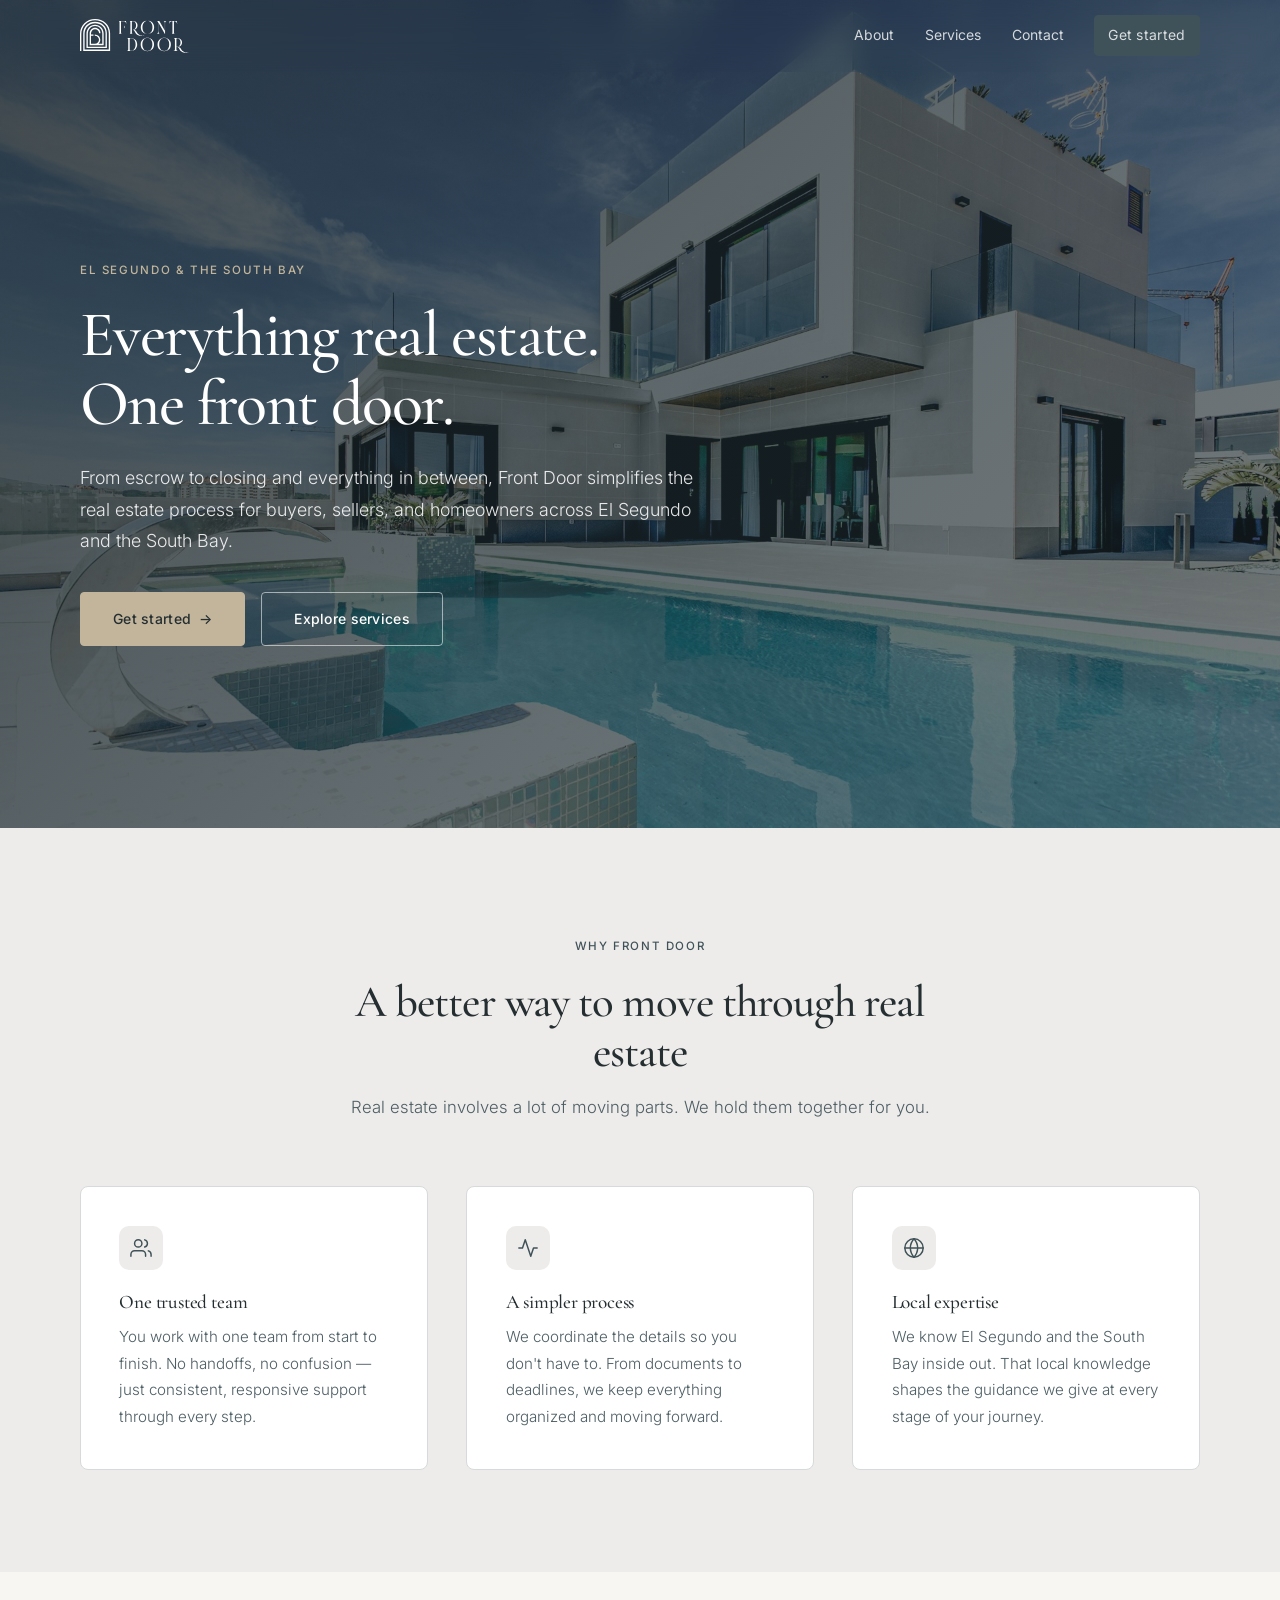
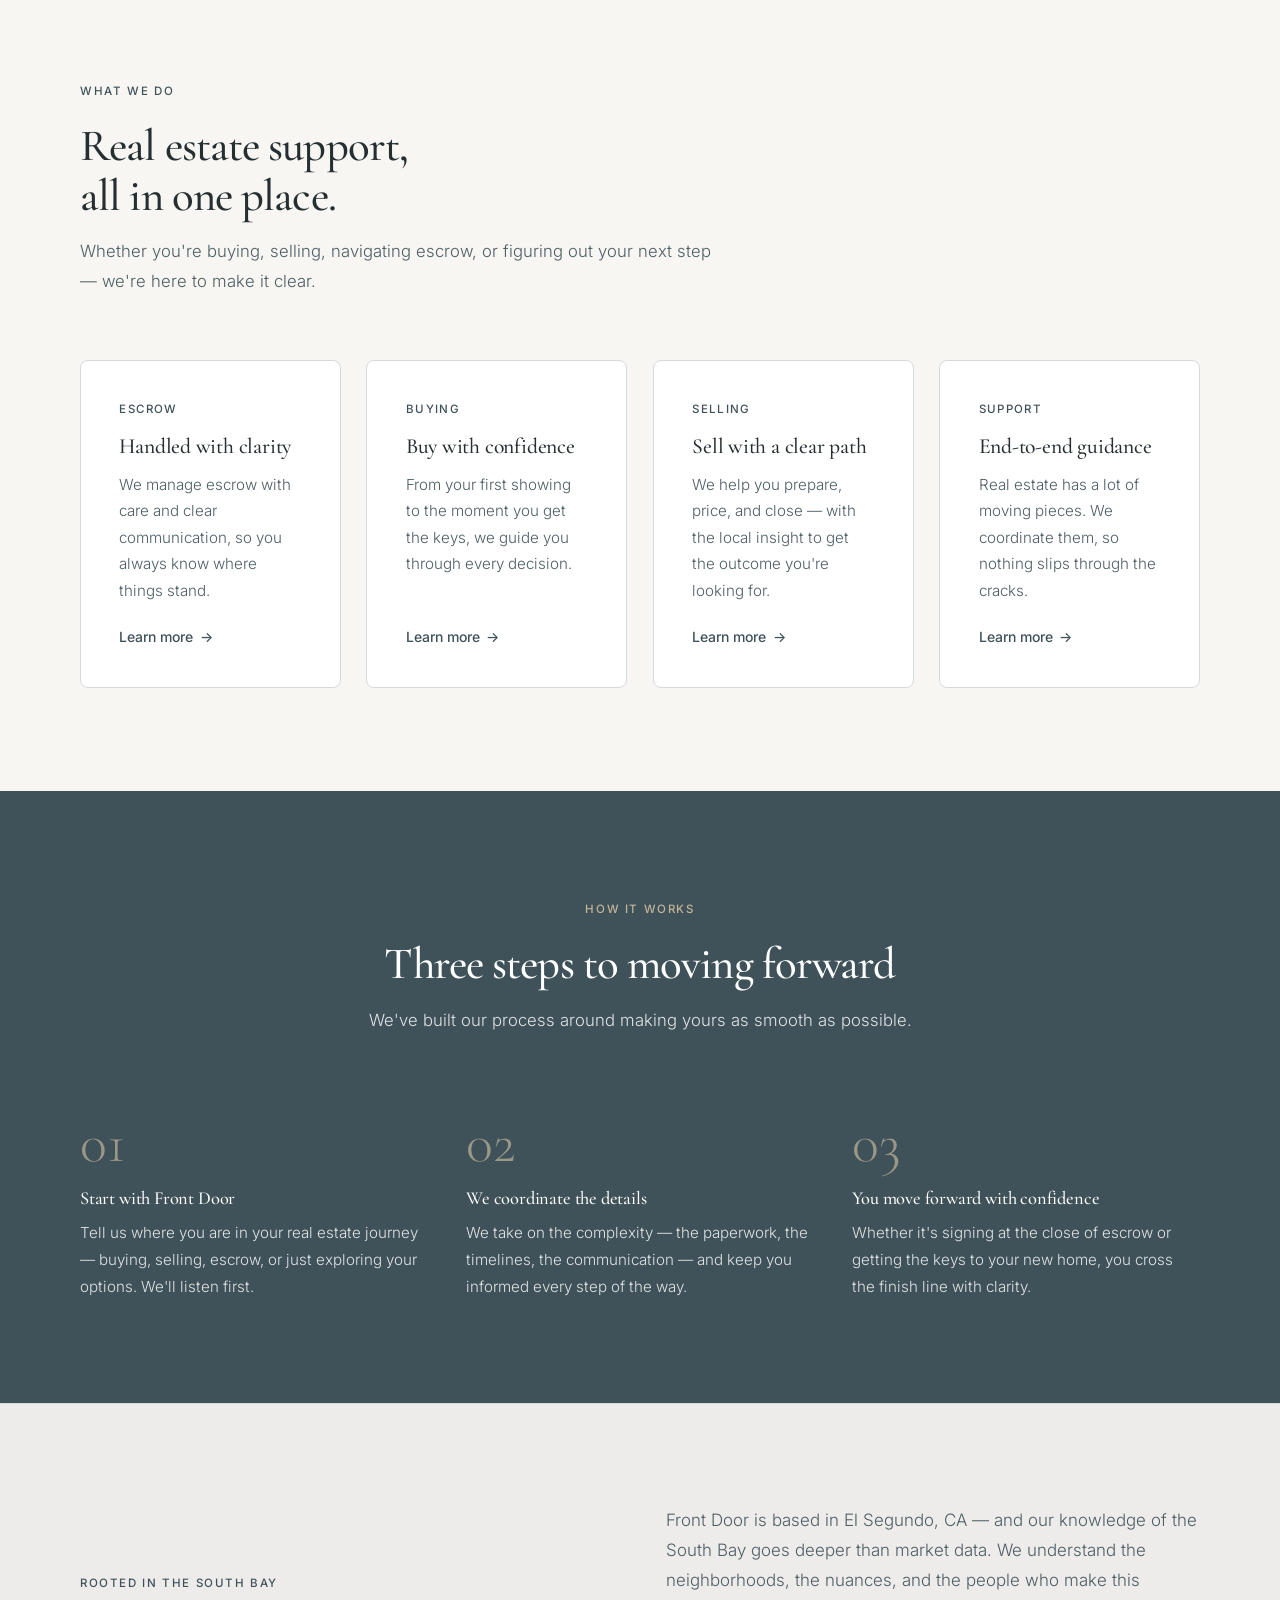
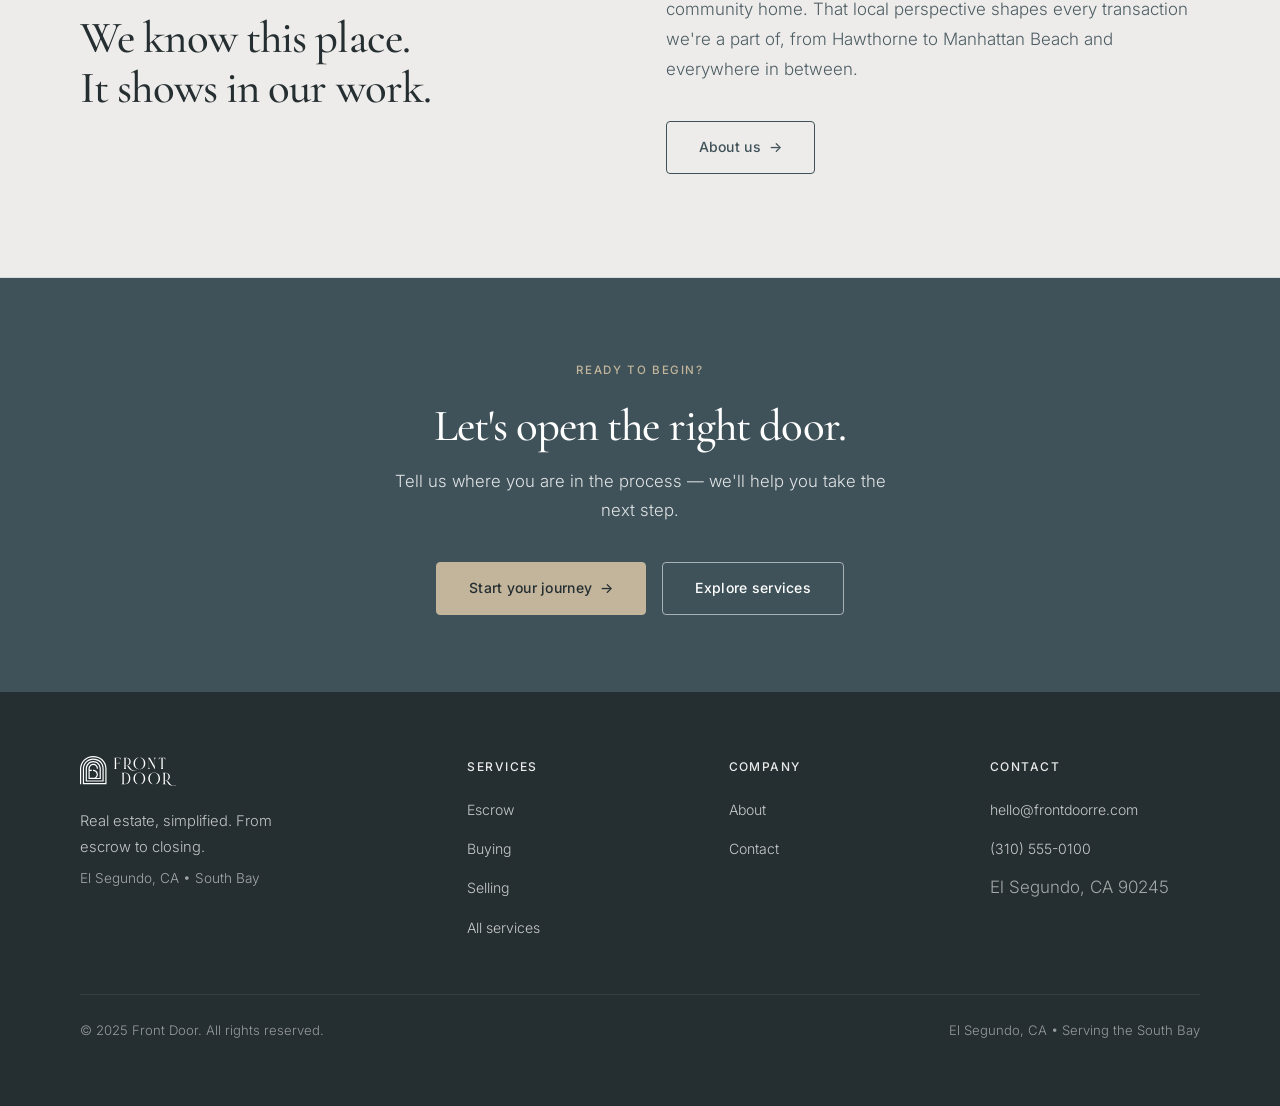
<file: index.html>
<!DOCTYPE html>
<html lang="en">
<head>
  <meta charset="UTF-8">
  <meta name="viewport" content="width=device-width, initial-scale=1.0">

  <title>Front Door — Real Estate Services in El Segundo &amp; the South Bay</title>
  <meta name="description" content="Front Door is a full-service real estate company in El Segundo, CA. We handle escrow, buying, selling, and everything in between — so the process is clearer for you.">

  <!-- Open Graph -->
  <meta property="og:type" content="website">
  <meta property="og:title" content="Front Door — Real Estate Services in El Segundo &amp; the South Bay">
  <meta property="og:description" content="From escrow to closing, Front Door simplifies real estate for buyers, sellers, and homeowners across El Segundo and the South Bay.">
  <meta property="og:url" content="https://frontdoorrealestate.com/">
  <meta property="og:site_name" content="Front Door">

  <!-- Canonical -->
  <link rel="canonical" href="https://frontdoorrealestate.com/">

  <!-- Fonts -->
  <link rel="preconnect" href="https://fonts.googleapis.com">
  <link rel="preconnect" href="https://fonts.gstatic.com" crossorigin>
  <link href="https://fonts.googleapis.com/css2?family=Cormorant+Garamond:ital,wght@0,300;0,400;0,500;0,600;1,300;1,400;1,500&family=Inter:wght@300;400;500&display=swap" rel="stylesheet">

  <link rel="stylesheet" href="css/styles.css">

  <!-- Schema.org local business -->
  <script type="application/ld+json">
  {
    "@context": "https://schema.org",
    "@type": "RealEstateAgent",
    "name": "Front Door",
    "description": "Full-service real estate company offering escrow, buying, and selling services in El Segundo, CA and the South Bay.",
    "address": {
      "@type": "PostalAddress",
      "addressLocality": "El Segundo",
      "addressRegion": "CA",
      "addressCountry": "US"
    },
    "areaServed": "South Bay, Los Angeles, CA",
    "url": "https://frontdoorrealestate.com"
  }
  </script>
</head>
<body class="hero-page">

  <!-- ══ HEADER ══ -->
  <header class="site-header" role="banner">
    <div class="header-inner">
      <a href="index.html" class="logo logo-dark" aria-label="Front Door — home">
        <img src="assets/images/logo.svg" alt="Front Door" width="180" height="56">
      </a>
      <a href="index.html" class="logo logo-white" aria-label="Front Door — home">
        <img src="assets/images/logo-white.svg" alt="Front Door" width="180" height="56">
      </a>

      <nav class="primary-nav" aria-label="Primary navigation">
        <a href="about.html">About</a>
        <a href="services.html">Services</a>
        <a href="contact.html">Contact</a>
        <span class="nav-cta">
          <a href="contact.html" class="btn btn-primary">Get started</a>
        </span>
      </nav>

      <button class="nav-toggle" aria-label="Open navigation" aria-expanded="false" aria-controls="primary-nav">
        <span></span><span></span><span></span>
      </button>
    </div>
  </header>

  <main id="main-content">

    <!-- ══ HERO ══ -->
    <section class="hero" aria-labelledby="hero-heading">
      <div class="container hero-inner">
        <div class="hero-content">
          <span class="label reveal">El Segundo &amp; the South Bay</span>
          <h1 id="hero-heading" class="reveal">Everything real estate.<br>One front door.</h1>
          <p class="reveal">From escrow to closing and everything in between, Front Door simplifies the real estate process for buyers, sellers, and homeowners across El Segundo and the South Bay.</p>
          <div class="btn-group reveal">
            <a href="contact.html" class="btn btn-accent">Get started <span class="arrow" aria-hidden="true">→</span></a>
            <a href="services.html" class="btn btn-light">Explore services</a>
          </div>
        </div>
      </div>
    </section>

    <!-- ══ VALUE PROPS ══ -->
    <section class="section section-alt" aria-labelledby="value-heading">
      <div class="container">
        <div class="section-header centered text-center">
          <span class="label reveal">Why Front Door</span>
          <h2 id="value-heading" class="reveal">A better way to move through real estate</h2>
          <p class="reveal">Real estate involves a lot of moving parts. We hold them together for you.</p>
        </div>

        <div class="grid-3">
          <div class="value-card reveal">
            <div class="value-card-icon" aria-hidden="true">
              <svg viewBox="0 0 24 24"><path d="M17 21v-2a4 4 0 00-4-4H5a4 4 0 00-4 4v2"/><circle cx="9" cy="7" r="4"/><path d="M23 21v-2a4 4 0 00-3-3.87"/><path d="M16 3.13a4 4 0 010 7.75"/></svg>
            </div>
            <h3>One trusted team</h3>
            <p>You work with one team from start to finish. No handoffs, no confusion — just consistent, responsive support through every step.</p>
          </div>

          <div class="value-card reveal">
            <div class="value-card-icon" aria-hidden="true">
              <svg viewBox="0 0 24 24"><polyline points="22 12 18 12 15 21 9 3 6 12 2 12"/></svg>
            </div>
            <h3>A simpler process</h3>
            <p>We coordinate the details so you don't have to. From documents to deadlines, we keep everything organized and moving forward.</p>
          </div>

          <div class="value-card reveal">
            <div class="value-card-icon" aria-hidden="true">
              <svg viewBox="0 0 24 24"><circle cx="12" cy="12" r="10"/><line x1="2" y1="12" x2="22" y2="12"/><path d="M12 2a15.3 15.3 0 014 10 15.3 15.3 0 01-4 10 15.3 15.3 0 01-4-10 15.3 15.3 0 014-10z"/></svg>
            </div>
            <h3>Local expertise</h3>
            <p>We know El Segundo and the South Bay inside out. That local knowledge shapes the guidance we give at every stage of your journey.</p>
          </div>
        </div>
      </div>
    </section>

    <!-- ══ SERVICES PREVIEW ══ -->
    <section class="section" aria-labelledby="services-heading">
      <div class="container">
        <div class="section-header">
          <span class="label reveal">What we do</span>
          <h2 id="services-heading" class="reveal">Real estate support,<br>all in one place.</h2>
          <p class="reveal">Whether you're buying, selling, navigating escrow, or figuring out your next step — we're here to make it clear.</p>
        </div>

        <div class="grid-4">
          <div class="service-card reveal">
            <span class="service-card-label">Escrow</span>
            <h3>Handled with clarity</h3>
            <p>We manage escrow with care and clear communication, so you always know where things stand.</p>
            <a href="escrow.html" class="service-card-link">Learn more <span class="arrow" aria-hidden="true">→</span></a>
          </div>

          <div class="service-card reveal">
            <span class="service-card-label">Buying</span>
            <h3>Buy with confidence</h3>
            <p>From your first showing to the moment you get the keys, we guide you through every decision.</p>
            <a href="buying.html" class="service-card-link">Learn more <span class="arrow" aria-hidden="true">→</span></a>
          </div>

          <div class="service-card reveal">
            <span class="service-card-label">Selling</span>
            <h3>Sell with a clear path</h3>
            <p>We help you prepare, price, and close — with the local insight to get the outcome you're looking for.</p>
            <a href="selling.html" class="service-card-link">Learn more <span class="arrow" aria-hidden="true">→</span></a>
          </div>

          <div class="service-card reveal">
            <span class="service-card-label">Support</span>
            <h3>End-to-end guidance</h3>
            <p>Real estate has a lot of moving pieces. We coordinate them, so nothing slips through the cracks.</p>
            <a href="services.html" class="service-card-link">Learn more <span class="arrow" aria-hidden="true">→</span></a>
          </div>
        </div>
      </div>
    </section>

    <!-- ══ HOW IT WORKS ══ -->
    <section class="section section-dark" aria-labelledby="process-heading">
      <div class="container">
        <div class="section-header centered text-center">
          <span class="label reveal">How it works</span>
          <h2 id="process-heading" class="reveal">Three steps to moving forward</h2>
          <p class="reveal">We've built our process around making yours as smooth as possible.</p>
        </div>

        <div class="steps">
          <div class="step reveal">
            <div class="step-number" aria-hidden="true">01</div>
            <h3>Start with Front Door</h3>
            <p>Tell us where you are in your real estate journey — buying, selling, escrow, or just exploring your options. We'll listen first.</p>
          </div>

          <div class="step reveal">
            <div class="step-number" aria-hidden="true">02</div>
            <h3>We coordinate the details</h3>
            <p>We take on the complexity — the paperwork, the timelines, the communication — and keep you informed every step of the way.</p>
          </div>

          <div class="step reveal">
            <div class="step-number" aria-hidden="true">03</div>
            <h3>You move forward with confidence</h3>
            <p>Whether it's signing at the close of escrow or getting the keys to your new home, you cross the finish line with clarity.</p>
          </div>
        </div>
      </div>
    </section>

    <!-- ══ LOCAL ══ -->
    <section class="section local-section" aria-labelledby="local-heading">
      <div class="container">
        <div class="grid-2">
          <div>
            <span class="label reveal">Rooted in the South Bay</span>
            <h2 id="local-heading" class="reveal">We know this place.<br>It shows in our work.</h2>
          </div>
          <div>
            <p class="reveal">Front Door is based in El Segundo, CA — and our knowledge of the South Bay goes deeper than market data. We understand the neighborhoods, the nuances, and the people who make this community home. That local perspective shapes every transaction we're a part of, from Hawthorne to Manhattan Beach and everywhere in between.</p>
            <div class="btn-group reveal">
              <a href="about.html" class="btn btn-outline">About us <span class="arrow" aria-hidden="true">→</span></a>
            </div>
          </div>
        </div>
      </div>
    </section>

    <!-- ══ CTA BAND ══ -->
    <section class="cta-band" aria-labelledby="cta-heading">
      <div class="container">
        <span class="label reveal">Ready to begin?</span>
        <h2 id="cta-heading" class="reveal">Let's open the right door.</h2>
        <p class="reveal">Tell us where you are in the process — we'll help you take the next step.</p>
        <div class="btn-group reveal">
          <a href="contact.html" class="btn btn-accent">Start your journey <span class="arrow" aria-hidden="true">→</span></a>
          <a href="services.html" class="btn btn-light">Explore services</a>
        </div>
      </div>
    </section>

  </main>

  <!-- ══ FOOTER ══ -->
  <footer class="site-footer" role="contentinfo">
    <div class="container">
      <div class="footer-inner">
        <div class="footer-brand">
          <a href="index.html" class="logo" aria-label="Front Door — home">
        <img src="assets/images/logo-white.svg" alt="Front Door" width="180" height="56">
      </a>
          <p class="footer-tagline">Real estate, simplified. From escrow to closing.</p>
          <p class="footer-location">El Segundo, CA &bull; South Bay</p>
        </div>

        <div class="footer-col">
          <h5>Services</h5>
          <ul>
            <li><a href="escrow.html">Escrow</a></li>
            <li><a href="buying.html">Buying</a></li>
            <li><a href="selling.html">Selling</a></li>
            <li><a href="services.html">All services</a></li>
          </ul>
        </div>

        <div class="footer-col">
          <h5>Company</h5>
          <ul>
            <li><a href="about.html">About</a></li>
            <li><a href="contact.html">Contact</a></li>
          </ul>
        </div>

        <div class="footer-col">
          <h5>Contact</h5>
          <ul>
            <li><a href="mailto:hello@frontdoorre.com">hello@frontdoorre.com</a></li>
            <li><a href="tel:+13105550100">(310) 555-0100</a></li>
            <li><span style="color:rgba(255,255,255,0.58)">El Segundo, CA 90245</span></li>
          </ul>
        </div>
      </div>

      <div class="footer-bottom">
        <span>&copy; 2025 Front Door. All rights reserved.</span>
        <span>El Segundo, CA &bull; Serving the South Bay</span>
      </div>
    </div>
  </footer>

  <script src="js/main.js"></script>
</body>
</html>
</file>
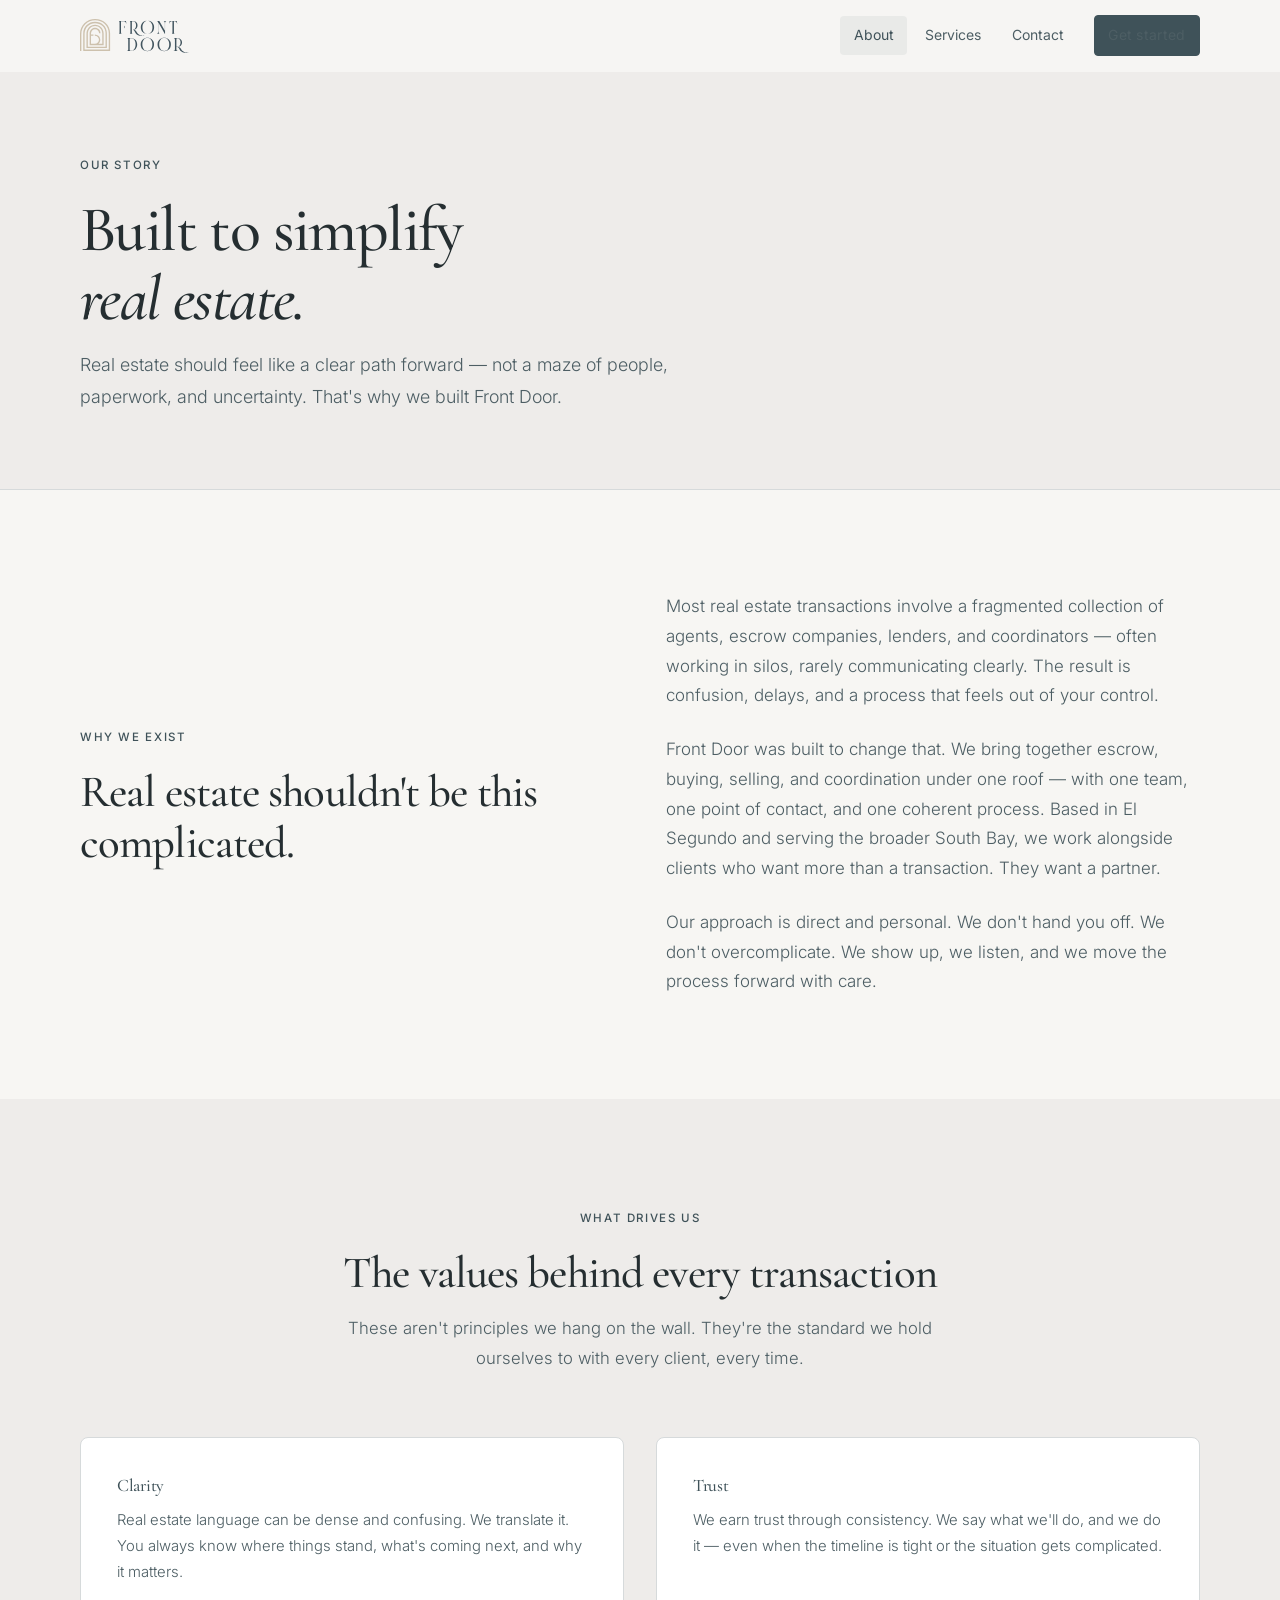
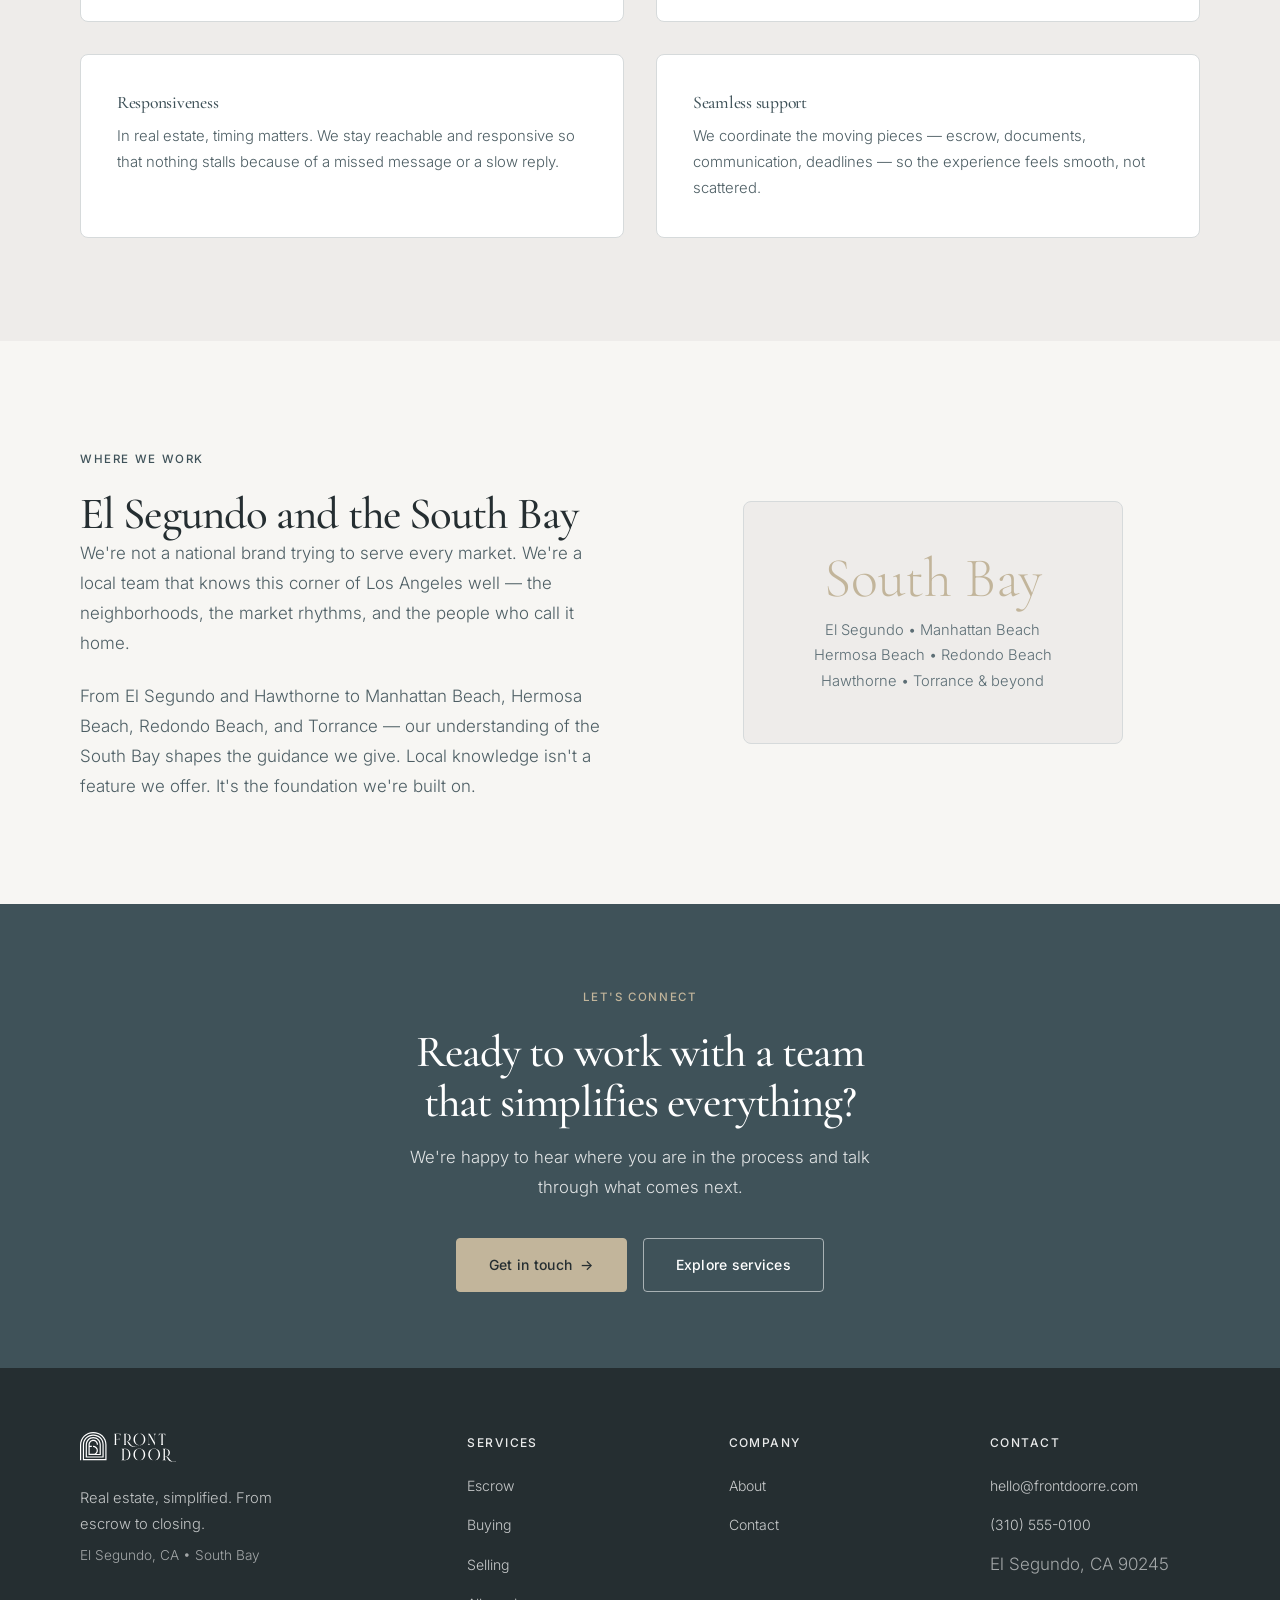
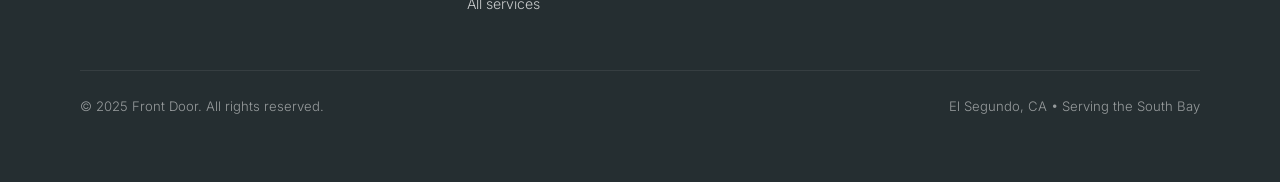
<file: about.html>
<!DOCTYPE html>
<html lang="en">
<head>
  <meta charset="UTF-8">
  <meta name="viewport" content="width=device-width, initial-scale=1.0">

  <title>About Front Door — Real Estate in El Segundo, CA</title>
  <meta name="description" content="Front Door was built to simplify real estate in El Segundo and the South Bay. Learn about our approach to buying, selling, and escrow — and why clarity and trust define everything we do.">

  <!-- Open Graph -->
  <meta property="og:type" content="website">
  <meta property="og:title" content="About Front Door — Real Estate in El Segundo, CA">
  <meta property="og:description" content="We built Front Door to simplify a fragmented process. Personal service, local knowledge, and a calm, coordinated approach to real estate in the South Bay.">
  <meta property="og:url" content="https://frontdoorrealestate.com/about.html">
  <meta property="og:site_name" content="Front Door">

  <link rel="canonical" href="https://frontdoorrealestate.com/about.html">

  <link rel="preconnect" href="https://fonts.googleapis.com">
  <link rel="preconnect" href="https://fonts.gstatic.com" crossorigin>
  <link href="https://fonts.googleapis.com/css2?family=Cormorant+Garamond:ital,wght@0,300;0,400;0,500;0,600;1,300;1,400;1,500&family=Inter:wght@300;400;500&display=swap" rel="stylesheet">

  <link rel="stylesheet" href="css/styles.css">
</head>
<body>

  <!-- ══ HEADER ══ -->
  <header class="site-header" role="banner">
    <div class="header-inner">
      <a href="index.html" class="logo" aria-label="Front Door — home">
        <img src="assets/images/logo.svg" alt="Front Door" width="180" height="56">
      </a>

      <nav class="primary-nav" aria-label="Primary navigation">
        <a href="about.html">About</a>
        <a href="services.html">Services</a>
        <a href="contact.html">Contact</a>
        <span class="nav-cta">
          <a href="contact.html" class="btn btn-primary">Get started</a>
        </span>
      </nav>

      <button class="nav-toggle" aria-label="Open navigation" aria-expanded="false">
        <span></span><span></span><span></span>
      </button>
    </div>
  </header>

  <main id="main-content">

    <!-- ══ PAGE HERO ══ -->
    <section class="page-hero" aria-labelledby="about-heading">
      <div class="container">
        <span class="label reveal">Our story</span>
        <h1 id="about-heading" class="reveal">Built to simplify<br><em>real estate.</em></h1>
        <p class="reveal">Real estate should feel like a clear path forward — not a maze of people, paperwork, and uncertainty. That's why we built Front Door.</p>
      </div>
    </section>

    <!-- ══ INTRO ══ -->
    <section class="section" aria-labelledby="mission-heading">
      <div class="container">
        <div class="grid-2">
          <div>
            <span class="label reveal">Why we exist</span>
            <h2 id="mission-heading" class="reveal">Real estate shouldn't be this complicated.</h2>
          </div>
          <div>
            <p class="reveal">Most real estate transactions involve a fragmented collection of agents, escrow companies, lenders, and coordinators — often working in silos, rarely communicating clearly. The result is confusion, delays, and a process that feels out of your control.</p>
            <p class="reveal mt-md">Front Door was built to change that. We bring together escrow, buying, selling, and coordination under one roof — with one team, one point of contact, and one coherent process. Based in El Segundo and serving the broader South Bay, we work alongside clients who want more than a transaction. They want a partner.</p>
            <p class="reveal mt-md">Our approach is direct and personal. We don't hand you off. We don't overcomplicate. We show up, we listen, and we move the process forward with care.</p>
          </div>
        </div>
      </div>
    </section>

    <!-- ══ VALUES ══ -->
    <section class="section section-alt" aria-labelledby="values-heading">
      <div class="container">
        <div class="section-header centered text-center">
          <span class="label reveal">What drives us</span>
          <h2 id="values-heading" class="reveal">The values behind every transaction</h2>
          <p class="reveal">These aren't principles we hang on the wall. They're the standard we hold ourselves to with every client, every time.</p>
        </div>

        <div class="values-grid">
          <div class="value-block reveal">
            <h4>Clarity</h4>
            <p>Real estate language can be dense and confusing. We translate it. You always know where things stand, what's coming next, and why it matters.</p>
          </div>
          <div class="value-block reveal">
            <h4>Trust</h4>
            <p>We earn trust through consistency. We say what we'll do, and we do it — even when the timeline is tight or the situation gets complicated.</p>
          </div>
          <div class="value-block reveal">
            <h4>Responsiveness</h4>
            <p>In real estate, timing matters. We stay reachable and responsive so that nothing stalls because of a missed message or a slow reply.</p>
          </div>
          <div class="value-block reveal">
            <h4>Seamless support</h4>
            <p>We coordinate the moving pieces — escrow, documents, communication, deadlines — so the experience feels smooth, not scattered.</p>
          </div>
        </div>
      </div>
    </section>

    <!-- ══ LOCAL ══ -->
    <section class="section" aria-labelledby="local-heading">
      <div class="container">
        <div class="grid-2">
          <div>
            <span class="label reveal">Where we work</span>
            <h2 id="local-heading" class="reveal">El Segundo and the South Bay</h2>
            <p class="reveal">We're not a national brand trying to serve every market. We're a local team that knows this corner of Los Angeles well — the neighborhoods, the market rhythms, and the people who call it home.</p>
            <p class="reveal mt-md">From El Segundo and Hawthorne to Manhattan Beach, Hermosa Beach, Redondo Beach, and Torrance — our understanding of the South Bay shapes the guidance we give. Local knowledge isn't a feature we offer. It's the foundation we're built on.</p>
          </div>
          <div class="reveal" style="display:flex;align-items:center;justify-content:center;">
            <div style="background:var(--bg-alt);border:1px solid var(--border);border-radius:var(--radius-lg);padding:3rem 2rem;text-align:center;width:100%;max-width:380px;">
              <div style="font-family:'Cormorant Garamond',serif;font-size:3.5rem;font-weight:300;color:var(--accent);line-height:1;margin-bottom:0.75rem;">South Bay</div>
              <p style="font-size:0.92rem;color:var(--text-muted);max-width:none;margin:0;">El Segundo &bull; Manhattan Beach<br>Hermosa Beach &bull; Redondo Beach<br>Hawthorne &bull; Torrance &amp; beyond</p>
            </div>
          </div>
        </div>
      </div>
    </section>

    <!-- ══ CTA BAND ══ -->
    <section class="cta-band" aria-labelledby="about-cta-heading">
      <div class="container">
        <span class="label reveal">Let's connect</span>
        <h2 id="about-cta-heading" class="reveal">Ready to work with a team<br>that simplifies everything?</h2>
        <p class="reveal">We're happy to hear where you are in the process and talk through what comes next.</p>
        <div class="btn-group reveal">
          <a href="contact.html" class="btn btn-accent">Get in touch <span class="arrow" aria-hidden="true">→</span></a>
          <a href="services.html" class="btn btn-light">Explore services</a>
        </div>
      </div>
    </section>

  </main>

  <!-- ══ FOOTER ══ -->
  <footer class="site-footer" role="contentinfo">
    <div class="container">
      <div class="footer-inner">
        <div class="footer-brand">
          <a href="index.html" class="logo" aria-label="Front Door — home">
        <img src="assets/images/logo-white.svg" alt="Front Door" width="180" height="56">
      </a>
          <p class="footer-tagline">Real estate, simplified. From escrow to closing.</p>
          <p class="footer-location">El Segundo, CA &bull; South Bay</p>
        </div>

        <div class="footer-col">
          <h5>Services</h5>
          <ul>
            <li><a href="escrow.html">Escrow</a></li>
            <li><a href="buying.html">Buying</a></li>
            <li><a href="selling.html">Selling</a></li>
            <li><a href="services.html">All services</a></li>
          </ul>
        </div>

        <div class="footer-col">
          <h5>Company</h5>
          <ul>
            <li><a href="about.html">About</a></li>
            <li><a href="contact.html">Contact</a></li>
          </ul>
        </div>

        <div class="footer-col">
          <h5>Contact</h5>
          <ul>
            <li><a href="mailto:hello@frontdoorre.com">hello@frontdoorre.com</a></li>
            <li><a href="tel:+13105550100">(310) 555-0100</a></li>
            <li><span style="color:rgba(255,255,255,0.58)">El Segundo, CA 90245</span></li>
          </ul>
        </div>
      </div>

      <div class="footer-bottom">
        <span>&copy; 2025 Front Door. All rights reserved.</span>
        <span>El Segundo, CA &bull; Serving the South Bay</span>
      </div>
    </div>
  </footer>

  <script src="js/main.js"></script>
</body>
</html>
</file>
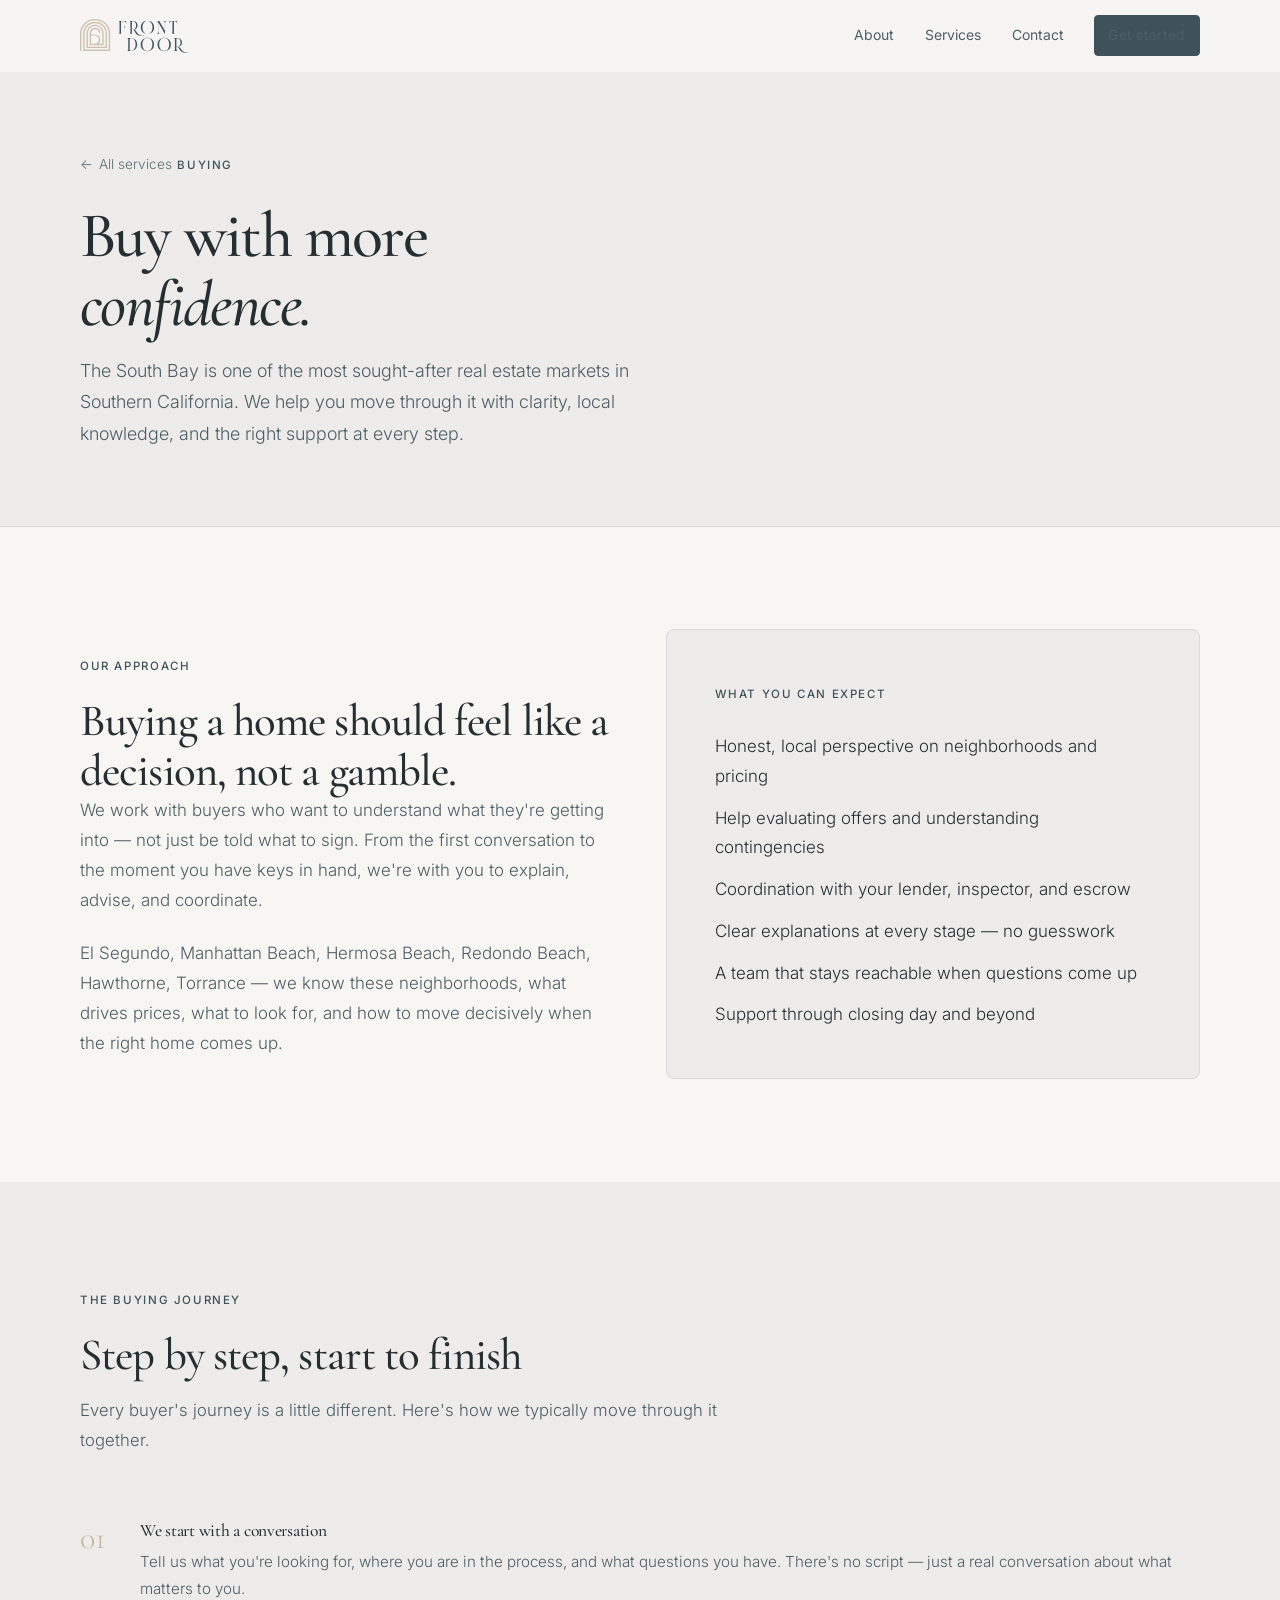
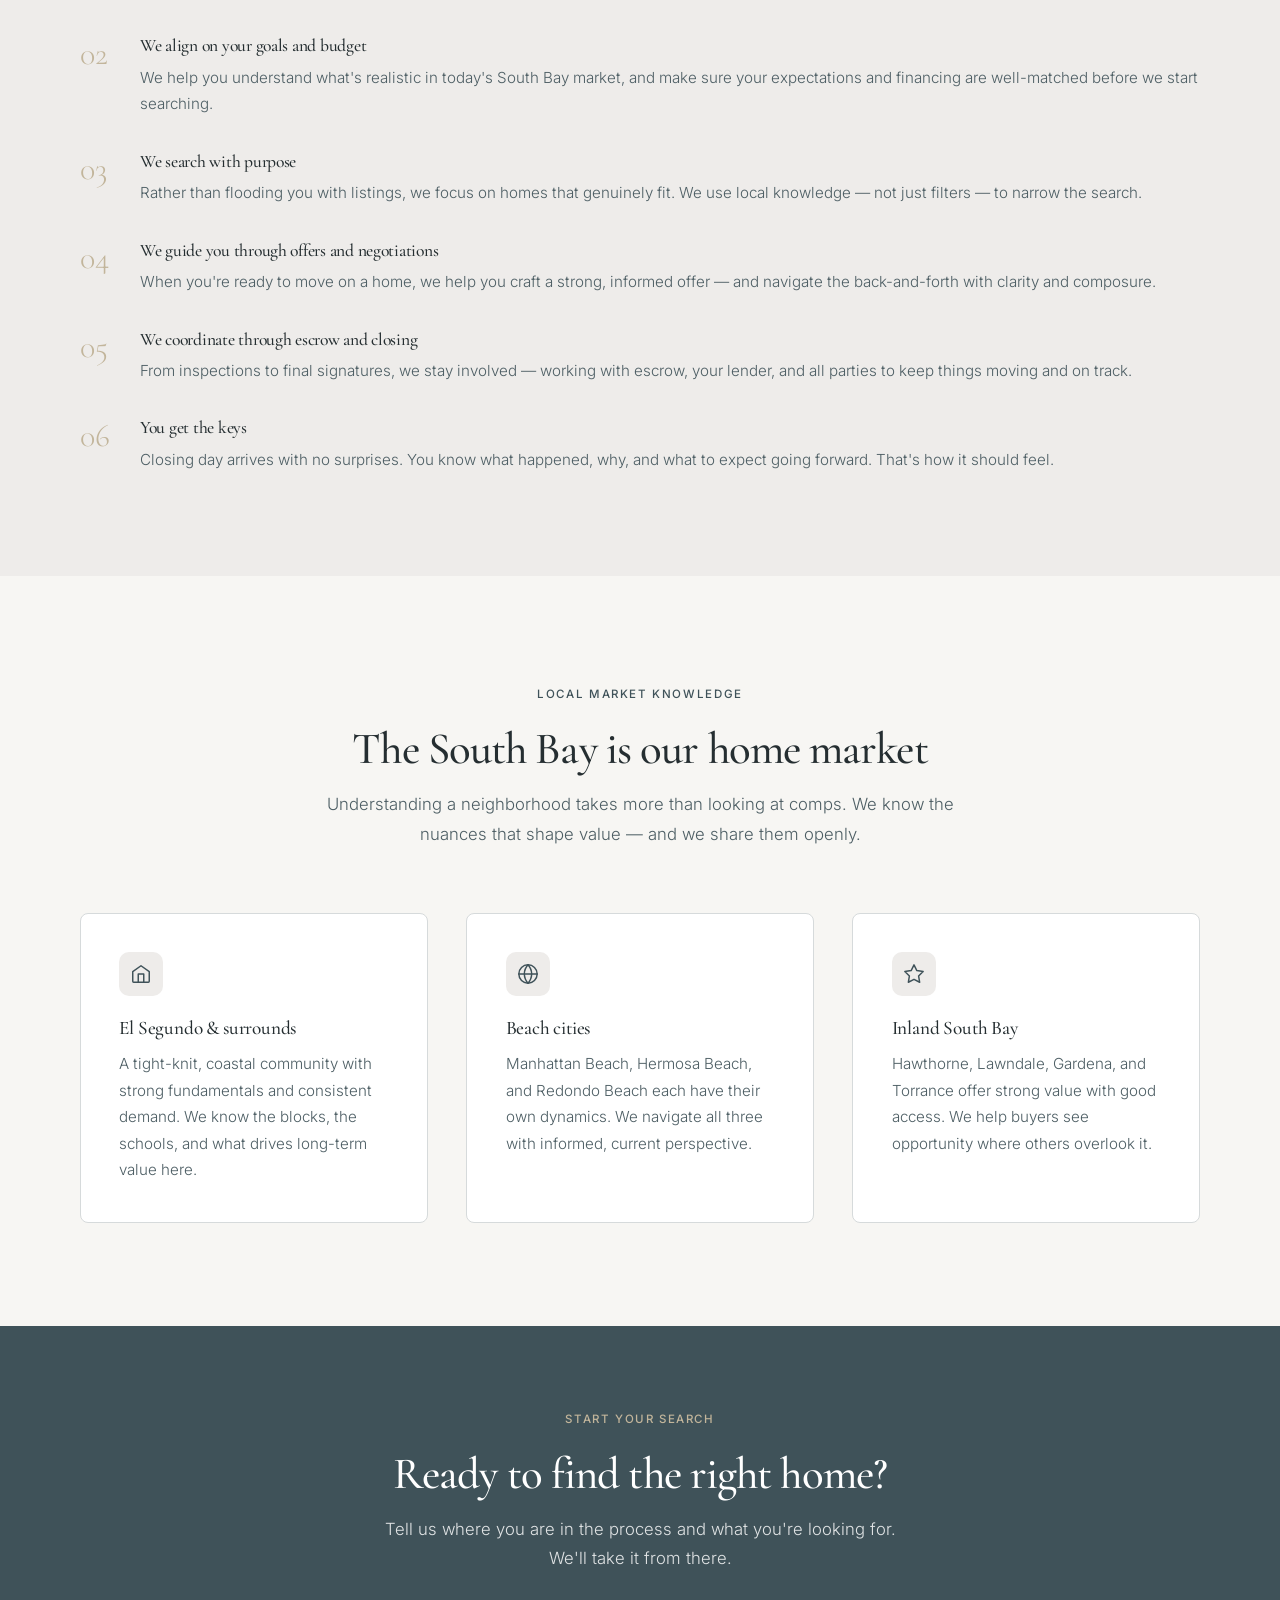
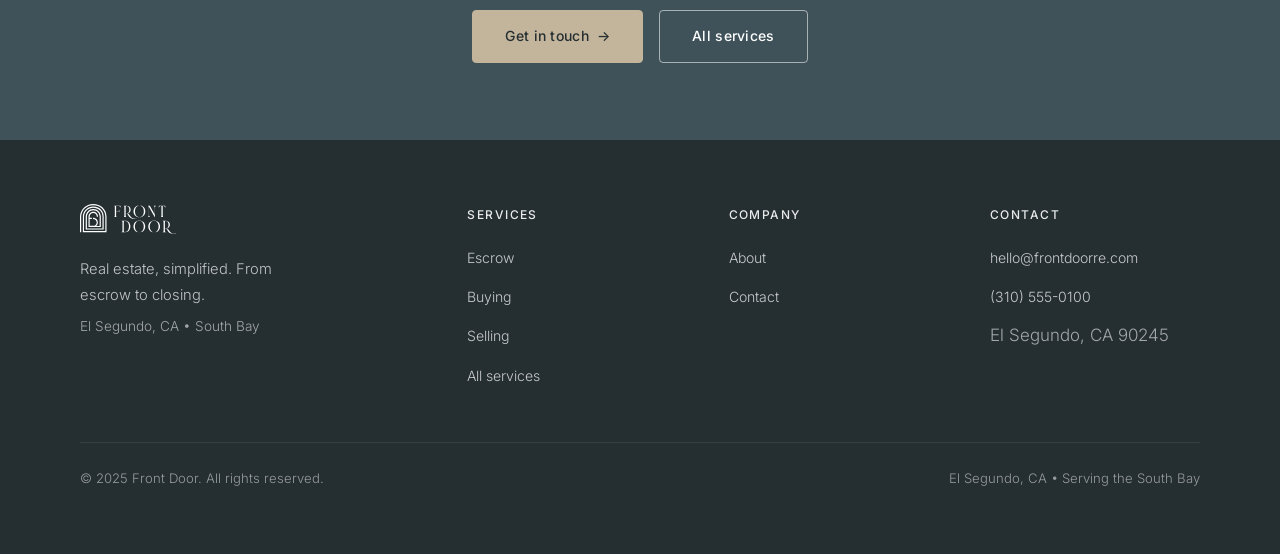
<file: buying.html>
<!DOCTYPE html>
<html lang="en">
<head>
  <meta charset="UTF-8">
  <meta name="viewport" content="width=device-width, initial-scale=1.0">

  <title>Buy a Home in El Segundo &amp; South Bay — Front Door</title>
  <meta name="description" content="Front Door helps buyers navigate the South Bay real estate market with local expertise, clear guidance, and support from first showing through closing day.">

  <meta property="og:type" content="website">
  <meta property="og:title" content="Buy a Home in El Segundo &amp; South Bay — Front Door">
  <meta property="og:description" content="Buy with more confidence. Front Door guides South Bay buyers through every step — from understanding your options to getting the keys.">
  <meta property="og:url" content="https://frontdoorrealestate.com/buying.html">
  <meta property="og:site_name" content="Front Door">

  <link rel="canonical" href="https://frontdoorrealestate.com/buying.html">

  <link rel="preconnect" href="https://fonts.googleapis.com">
  <link rel="preconnect" href="https://fonts.gstatic.com" crossorigin>
  <link href="https://fonts.googleapis.com/css2?family=Cormorant+Garamond:ital,wght@0,300;0,400;0,500;0,600;1,300;1,400;1,500&family=Inter:wght@300;400;500&display=swap" rel="stylesheet">

  <link rel="stylesheet" href="css/styles.css">
</head>
<body>

  <!-- ══ HEADER ══ -->
  <header class="site-header" role="banner">
    <div class="header-inner">
      <a href="index.html" class="logo" aria-label="Front Door — home">
        <img src="assets/images/logo.svg" alt="Front Door" width="180" height="56">
      </a>

      <nav class="primary-nav" aria-label="Primary navigation">
        <a href="about.html">About</a>
        <a href="services.html">Services</a>
        <a href="contact.html">Contact</a>
        <span class="nav-cta">
          <a href="contact.html" class="btn btn-primary">Get started</a>
        </span>
      </nav>

      <button class="nav-toggle" aria-label="Open navigation" aria-expanded="false">
        <span></span><span></span><span></span>
      </button>
    </div>
  </header>

  <main id="main-content">

    <!-- ══ PAGE HERO ══ -->
    <section class="page-hero" aria-labelledby="buying-heading">
      <div class="container">
        <a href="services.html" class="back-link reveal"><span class="back-arrow">←</span> All services</a>
        <span class="label reveal">Buying</span>
        <h1 id="buying-heading" class="reveal">Buy with more<br><em>confidence.</em></h1>
        <p class="reveal">The South Bay is one of the most sought-after real estate markets in Southern California. We help you move through it with clarity, local knowledge, and the right support at every step.</p>
      </div>
    </section>

    <!-- ══ INTRO ══ -->
    <section class="section" aria-labelledby="buying-intro-heading">
      <div class="container">
        <div class="grid-2">
          <div>
            <span class="label reveal">Our approach</span>
            <h2 id="buying-intro-heading" class="reveal">Buying a home should feel like a decision, not a gamble.</h2>
            <p class="reveal">We work with buyers who want to understand what they're getting into — not just be told what to sign. From the first conversation to the moment you have keys in hand, we're with you to explain, advise, and coordinate.</p>
            <p class="reveal mt-md">El Segundo, Manhattan Beach, Hermosa Beach, Redondo Beach, Hawthorne, Torrance — we know these neighborhoods, what drives prices, what to look for, and how to move decisively when the right home comes up.</p>
          </div>

          <div class="reveal" style="background:var(--bg-alt);border:1px solid var(--border);border-radius:var(--radius-lg);padding:clamp(2rem,4vw,3rem);">
            <span class="label" style="color:var(--primary)">What you can expect</span>
            <ul class="benefit-list" style="margin-top:0.5rem;">
              <li>Honest, local perspective on neighborhoods and pricing</li>
              <li>Help evaluating offers and understanding contingencies</li>
              <li>Coordination with your lender, inspector, and escrow</li>
              <li>Clear explanations at every stage — no guesswork</li>
              <li>A team that stays reachable when questions come up</li>
              <li>Support through closing day and beyond</li>
            </ul>
          </div>
        </div>
      </div>
    </section>

    <!-- ══ PROCESS ══ -->
    <section class="section section-alt" aria-labelledby="buying-process-heading">
      <div class="container">
        <div class="section-header">
          <span class="label reveal">The buying journey</span>
          <h2 id="buying-process-heading" class="reveal">Step by step, start to finish</h2>
          <p class="reveal">Every buyer's journey is a little different. Here's how we typically move through it together.</p>
        </div>

        <div class="process-row">
          <div class="process-item reveal">
            <div class="process-num">01</div>
            <div>
              <h4>We start with a conversation</h4>
              <p>Tell us what you're looking for, where you are in the process, and what questions you have. There's no script — just a real conversation about what matters to you.</p>
            </div>
          </div>

          <div class="process-item reveal">
            <div class="process-num">02</div>
            <div>
              <h4>We align on your goals and budget</h4>
              <p>We help you understand what's realistic in today's South Bay market, and make sure your expectations and financing are well-matched before we start searching.</p>
            </div>
          </div>

          <div class="process-item reveal">
            <div class="process-num">03</div>
            <div>
              <h4>We search with purpose</h4>
              <p>Rather than flooding you with listings, we focus on homes that genuinely fit. We use local knowledge — not just filters — to narrow the search.</p>
            </div>
          </div>

          <div class="process-item reveal">
            <div class="process-num">04</div>
            <div>
              <h4>We guide you through offers and negotiations</h4>
              <p>When you're ready to move on a home, we help you craft a strong, informed offer — and navigate the back-and-forth with clarity and composure.</p>
            </div>
          </div>

          <div class="process-item reveal">
            <div class="process-num">05</div>
            <div>
              <h4>We coordinate through escrow and closing</h4>
              <p>From inspections to final signatures, we stay involved — working with escrow, your lender, and all parties to keep things moving and on track.</p>
            </div>
          </div>

          <div class="process-item reveal">
            <div class="process-num">06</div>
            <div>
              <h4>You get the keys</h4>
              <p>Closing day arrives with no surprises. You know what happened, why, and what to expect going forward. That's how it should feel.</p>
            </div>
          </div>
        </div>
      </div>
    </section>

    <!-- ══ SOUTH BAY KNOWLEDGE ══ -->
    <section class="section" aria-labelledby="local-buying-heading">
      <div class="container">
        <div class="section-header centered text-center">
          <span class="label reveal">Local market knowledge</span>
          <h2 id="local-buying-heading" class="reveal">The South Bay is our home market</h2>
          <p class="reveal">Understanding a neighborhood takes more than looking at comps. We know the nuances that shape value — and we share them openly.</p>
        </div>

        <div class="grid-3">
          <div class="value-card reveal">
            <div class="value-card-icon" aria-hidden="true">
              <svg viewBox="0 0 24 24"><path d="M3 9.5L12 3l9 6.5V20a1 1 0 01-1 1H4a1 1 0 01-1-1V9.5z"/><path d="M9 21V12h6v9"/></svg>
            </div>
            <h3>El Segundo &amp; surrounds</h3>
            <p>A tight-knit, coastal community with strong fundamentals and consistent demand. We know the blocks, the schools, and what drives long-term value here.</p>
          </div>

          <div class="value-card reveal">
            <div class="value-card-icon" aria-hidden="true">
              <svg viewBox="0 0 24 24"><circle cx="12" cy="12" r="10"/><line x1="2" y1="12" x2="22" y2="12"/><path d="M12 2a15.3 15.3 0 014 10 15.3 15.3 0 01-4 10 15.3 15.3 0 01-4-10 15.3 15.3 0 014-10z"/></svg>
            </div>
            <h3>Beach cities</h3>
            <p>Manhattan Beach, Hermosa Beach, and Redondo Beach each have their own dynamics. We navigate all three with informed, current perspective.</p>
          </div>

          <div class="value-card reveal">
            <div class="value-card-icon" aria-hidden="true">
              <svg viewBox="0 0 24 24"><polygon points="12 2 15.09 8.26 22 9.27 17 14.14 18.18 21.02 12 17.77 5.82 21.02 7 14.14 2 9.27 8.91 8.26 12 2"/></svg>
            </div>
            <h3>Inland South Bay</h3>
            <p>Hawthorne, Lawndale, Gardena, and Torrance offer strong value with good access. We help buyers see opportunity where others overlook it.</p>
          </div>
        </div>
      </div>
    </section>

    <!-- ══ CTA BAND ══ -->
    <section class="cta-band" aria-labelledby="buying-cta-heading">
      <div class="container">
        <span class="label reveal">Start your search</span>
        <h2 id="buying-cta-heading" class="reveal">Ready to find the right home?</h2>
        <p class="reveal">Tell us where you are in the process and what you're looking for. We'll take it from there.</p>
        <div class="btn-group reveal">
          <a href="contact.html" class="btn btn-accent">Get in touch <span class="arrow" aria-hidden="true">→</span></a>
          <a href="services.html" class="btn btn-light">All services</a>
        </div>
      </div>
    </section>

  </main>

  <!-- ══ FOOTER ══ -->
  <footer class="site-footer" role="contentinfo">
    <div class="container">
      <div class="footer-inner">
        <div class="footer-brand">
          <a href="index.html" class="logo" aria-label="Front Door — home">
        <img src="assets/images/logo-white.svg" alt="Front Door" width="180" height="56">
      </a>
          <p class="footer-tagline">Real estate, simplified. From escrow to closing.</p>
          <p class="footer-location">El Segundo, CA &bull; South Bay</p>
        </div>

        <div class="footer-col">
          <h5>Services</h5>
          <ul>
            <li><a href="escrow.html">Escrow</a></li>
            <li><a href="buying.html">Buying</a></li>
            <li><a href="selling.html">Selling</a></li>
            <li><a href="services.html">All services</a></li>
          </ul>
        </div>

        <div class="footer-col">
          <h5>Company</h5>
          <ul>
            <li><a href="about.html">About</a></li>
            <li><a href="contact.html">Contact</a></li>
          </ul>
        </div>

        <div class="footer-col">
          <h5>Contact</h5>
          <ul>
            <li><a href="mailto:hello@frontdoorre.com">hello@frontdoorre.com</a></li>
            <li><a href="tel:+13105550100">(310) 555-0100</a></li>
            <li><span style="color:rgba(255,255,255,0.58)">El Segundo, CA 90245</span></li>
          </ul>
        </div>
      </div>

      <div class="footer-bottom">
        <span>&copy; 2025 Front Door. All rights reserved.</span>
        <span>El Segundo, CA &bull; Serving the South Bay</span>
      </div>
    </div>
  </footer>

  <script src="js/main.js"></script>
</body>
</html>
</file>
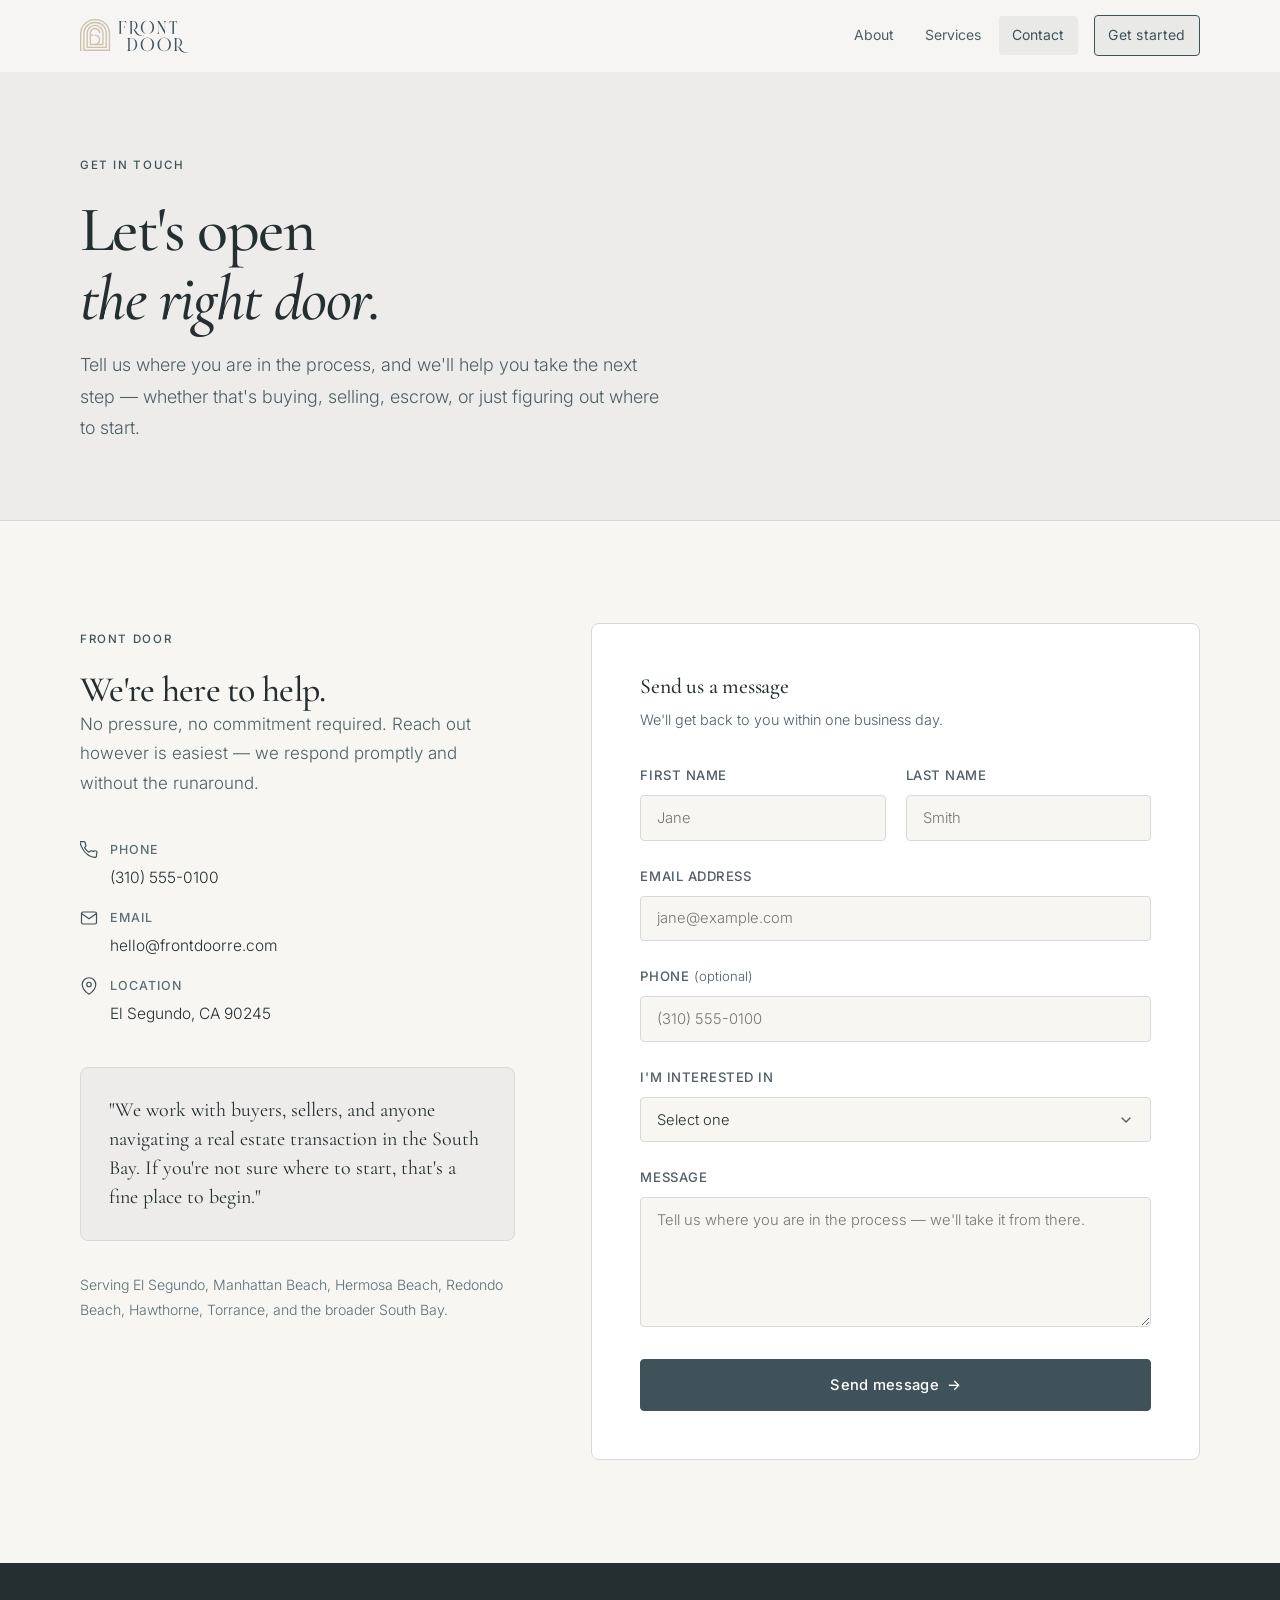
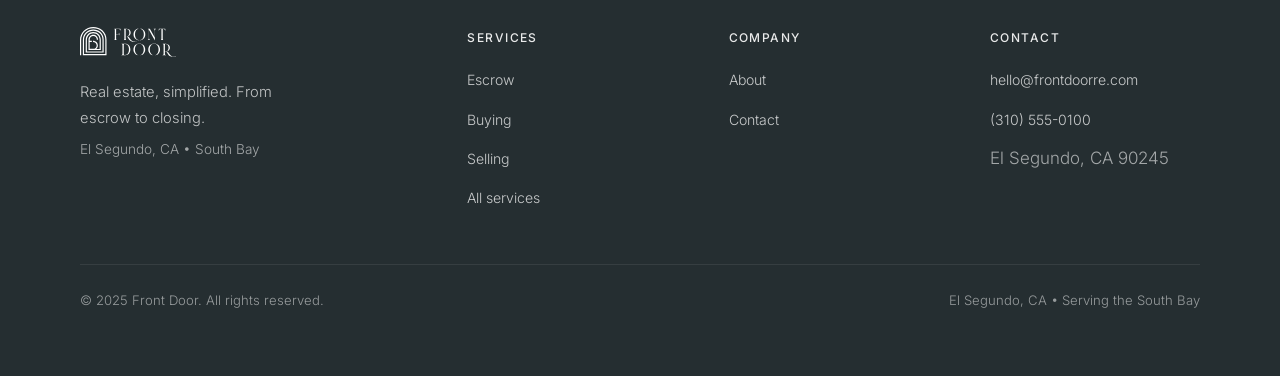
<file: contact.html>
<!DOCTYPE html>
<html lang="en">
<head>
  <meta charset="UTF-8">
  <meta name="viewport" content="width=device-width, initial-scale=1.0">

  <title>Contact Front Door — El Segundo Real Estate</title>
  <meta name="description" content="Get in touch with Front Door. Tell us where you are in the process — buying, selling, or escrow — and we'll help you take the next step. Based in El Segundo, CA.">

  <meta property="og:type" content="website">
  <meta property="og:title" content="Contact Front Door — El Segundo Real Estate">
  <meta property="og:description" content="Tell us where you are in the process and we'll help you take the next step. Front Door — El Segundo, CA.">
  <meta property="og:url" content="https://frontdoorrealestate.com/contact.html">
  <meta property="og:site_name" content="Front Door">

  <link rel="canonical" href="https://frontdoorrealestate.com/contact.html">

  <link rel="preconnect" href="https://fonts.googleapis.com">
  <link rel="preconnect" href="https://fonts.gstatic.com" crossorigin>
  <link href="https://fonts.googleapis.com/css2?family=Cormorant+Garamond:ital,wght@0,300;0,400;0,500;0,600;1,300;1,400;1,500&family=Inter:wght@300;400;500&display=swap" rel="stylesheet">

  <link rel="stylesheet" href="css/styles.css">
</head>
<body>

  <!-- ══ HEADER ══ -->
  <header class="site-header" role="banner">
    <div class="header-inner">
      <a href="index.html" class="logo" aria-label="Front Door — home">
        <img src="assets/images/logo.svg" alt="Front Door" width="180" height="56">
      </a>

      <nav class="primary-nav" aria-label="Primary navigation">
        <a href="about.html">About</a>
        <a href="services.html">Services</a>
        <a href="contact.html">Contact</a>
        <span class="nav-cta">
          <a href="contact.html" class="btn btn-primary">Get started</a>
        </span>
      </nav>

      <button class="nav-toggle" aria-label="Open navigation" aria-expanded="false">
        <span></span><span></span><span></span>
      </button>
    </div>
  </header>

  <main id="main-content">

    <!-- ══ PAGE HERO ══ -->
    <section class="page-hero" aria-labelledby="contact-heading">
      <div class="container">
        <span class="label reveal">Get in touch</span>
        <h1 id="contact-heading" class="reveal">Let's open<br><em>the right door.</em></h1>
        <p class="reveal">Tell us where you are in the process, and we'll help you take the next step — whether that's buying, selling, escrow, or just figuring out where to start.</p>
      </div>
    </section>

    <!-- ══ CONTACT SECTION ══ -->
    <section class="section" aria-labelledby="contact-form-heading">
      <div class="container">
        <div class="contact-grid">

          <!-- INFO -->
          <div>
            <span class="label reveal">Front Door</span>
            <h2 id="contact-form-heading" class="reveal" style="font-size:clamp(1.8rem,2.8vw,2.4rem);">We're here to help.</h2>
            <p class="reveal">No pressure, no commitment required. Reach out however is easiest — we respond promptly and without the runaround.</p>

            <div class="reveal" style="margin-top:2.5rem;">
              <div class="contact-detail">
                <div class="contact-detail-icon">
                  <svg viewBox="0 0 24 24"><path d="M22 16.92v3a2 2 0 01-2.18 2 19.79 19.79 0 01-8.63-3.07A19.5 19.5 0 013.07 9.5a19.79 19.79 0 01-3.07-8.67A2 2 0 012 .84h3a2 2 0 012 1.72c.127.96.361 1.903.7 2.81a2 2 0 01-.45 2.11L6.09 8.91a16 16 0 006 6l1.27-1.27a2 2 0 012.11-.45c.907.339 1.85.573 2.81.7A2 2 0 0122 16.92z"/></svg>
                </div>
                <div>
                  <div style="font-size:0.78rem;font-weight:500;letter-spacing:0.08em;text-transform:uppercase;color:var(--text-muted);margin-bottom:0.2rem;">Phone</div>
                  <a href="tel:+13105550100" style="color:var(--text);font-size:0.97rem;">(310) 555-0100</a>
                </div>
              </div>

              <div class="contact-detail">
                <div class="contact-detail-icon">
                  <svg viewBox="0 0 24 24"><path d="M4 4h16c1.1 0 2 .9 2 2v12c0 1.1-.9 2-2 2H4c-1.1 0-2-.9-2-2V6c0-1.1.9-2 2-2z"/><polyline points="22,6 12,13 2,6"/></svg>
                </div>
                <div>
                  <div style="font-size:0.78rem;font-weight:500;letter-spacing:0.08em;text-transform:uppercase;color:var(--text-muted);margin-bottom:0.2rem;">Email</div>
                  <a href="mailto:hello@frontdoorre.com" style="color:var(--text);font-size:0.97rem;">hello@frontdoorre.com</a>
                </div>
              </div>

              <div class="contact-detail">
                <div class="contact-detail-icon">
                  <svg viewBox="0 0 24 24"><path d="M21 10c0 7-9 13-9 13s-9-6-9-13a9 9 0 0118 0z"/><circle cx="12" cy="10" r="3"/></svg>
                </div>
                <div>
                  <div style="font-size:0.78rem;font-weight:500;letter-spacing:0.08em;text-transform:uppercase;color:var(--text-muted);margin-bottom:0.2rem;">Location</div>
                  <span style="color:var(--text);font-size:0.97rem;">El Segundo, CA 90245</span>
                </div>
              </div>
            </div>

            <div class="reveal" style="margin-top:2.5rem;padding:1.75rem;background:var(--bg-alt);border-radius:var(--radius-lg);border:1px solid var(--border);">
              <p style="font-family:'Cormorant Garamond',serif;font-size:1.25rem;font-weight:400;color:var(--text);line-height:1.45;max-width:none;margin:0;">"We work with buyers, sellers, and anyone navigating a real estate transaction in the South Bay. If you're not sure where to start, that's a fine place to begin."</p>
            </div>

            <div class="reveal" style="margin-top:2rem;">
              <p style="font-size:0.88rem;color:var(--text-muted);max-width:none;">
                Serving El Segundo, Manhattan Beach, Hermosa Beach, Redondo Beach, Hawthorne, Torrance, and the broader South Bay.
              </p>
            </div>
          </div>

          <!-- FORM -->
          <div class="reveal">
            <div class="form-card">
              <h3 style="font-size:1.35rem;margin-bottom:0.4rem;">Send us a message</h3>
              <p style="font-size:0.9rem;max-width:none;margin-bottom:2rem;">We'll get back to you within one business day.</p>

              <form class="contact-form" novalidate>
                <div class="form-row">
                  <div>
                    <label for="first-name">First name</label>
                    <input type="text" id="first-name" name="first_name" placeholder="Jane" autocomplete="given-name" required>
                  </div>
                  <div>
                    <label for="last-name">Last name</label>
                    <input type="text" id="last-name" name="last_name" placeholder="Smith" autocomplete="family-name" required>
                  </div>
                </div>

                <div class="form-group">
                  <label for="email">Email address</label>
                  <input type="email" id="email" name="email" placeholder="jane@example.com" autocomplete="email" required>
                </div>

                <div class="form-group">
                  <label for="phone">Phone <span style="font-weight:300;text-transform:none;letter-spacing:0;">(optional)</span></label>
                  <input type="tel" id="phone" name="phone" placeholder="(310) 555-0100" autocomplete="tel">
                </div>

                <div class="form-group">
                  <label for="interest">I'm interested in</label>
                  <select id="interest" name="interest">
                    <option value="" disabled selected>Select one</option>
                    <option value="buying">Buying a home</option>
                    <option value="selling">Selling a home</option>
                    <option value="escrow">Escrow services</option>
                    <option value="general">General inquiry</option>
                    <option value="unsure">Not sure yet</option>
                  </select>
                </div>

                <div class="form-group">
                  <label for="message">Message</label>
                  <textarea id="message" name="message" placeholder="Tell us where you are in the process — we'll take it from there."></textarea>
                </div>

                <button type="submit" class="btn btn-primary form-submit">Send message <span class="arrow" aria-hidden="true">→</span></button>
              </form>
            </div>
          </div>

        </div>
      </div>
    </section>

  </main>

  <!-- ══ FOOTER ══ -->
  <footer class="site-footer" role="contentinfo">
    <div class="container">
      <div class="footer-inner">
        <div class="footer-brand">
          <a href="index.html" class="logo" aria-label="Front Door — home">
        <img src="assets/images/logo-white.svg" alt="Front Door" width="180" height="56">
      </a>
          <p class="footer-tagline">Real estate, simplified. From escrow to closing.</p>
          <p class="footer-location">El Segundo, CA &bull; South Bay</p>
        </div>

        <div class="footer-col">
          <h5>Services</h5>
          <ul>
            <li><a href="escrow.html">Escrow</a></li>
            <li><a href="buying.html">Buying</a></li>
            <li><a href="selling.html">Selling</a></li>
            <li><a href="services.html">All services</a></li>
          </ul>
        </div>

        <div class="footer-col">
          <h5>Company</h5>
          <ul>
            <li><a href="about.html">About</a></li>
            <li><a href="contact.html">Contact</a></li>
          </ul>
        </div>

        <div class="footer-col">
          <h5>Contact</h5>
          <ul>
            <li><a href="mailto:hello@frontdoorre.com">hello@frontdoorre.com</a></li>
            <li><a href="tel:+13105550100">(310) 555-0100</a></li>
            <li><span style="color:rgba(255,255,255,0.58)">El Segundo, CA 90245</span></li>
          </ul>
        </div>
      </div>

      <div class="footer-bottom">
        <span>&copy; 2025 Front Door. All rights reserved.</span>
        <span>El Segundo, CA &bull; Serving the South Bay</span>
      </div>
    </div>
  </footer>

  <script src="js/main.js"></script>
</body>
</html>
</file>
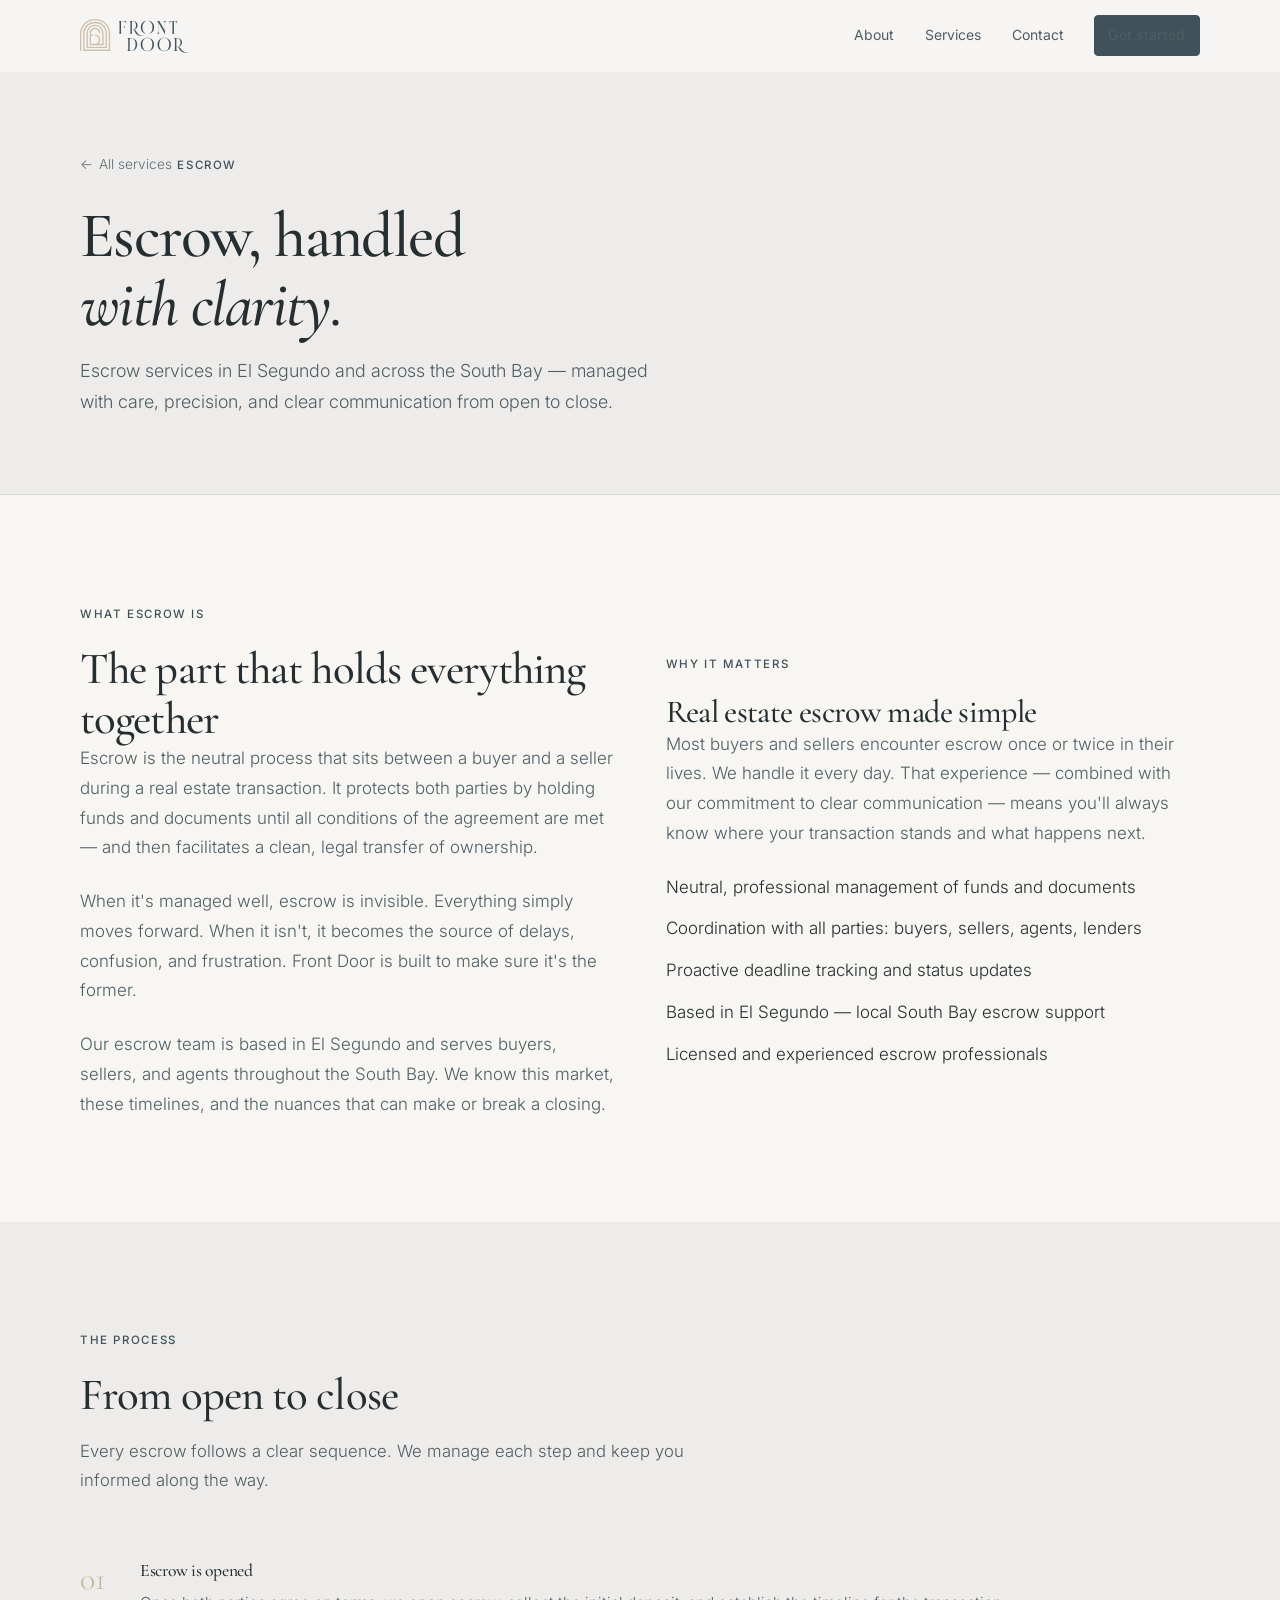
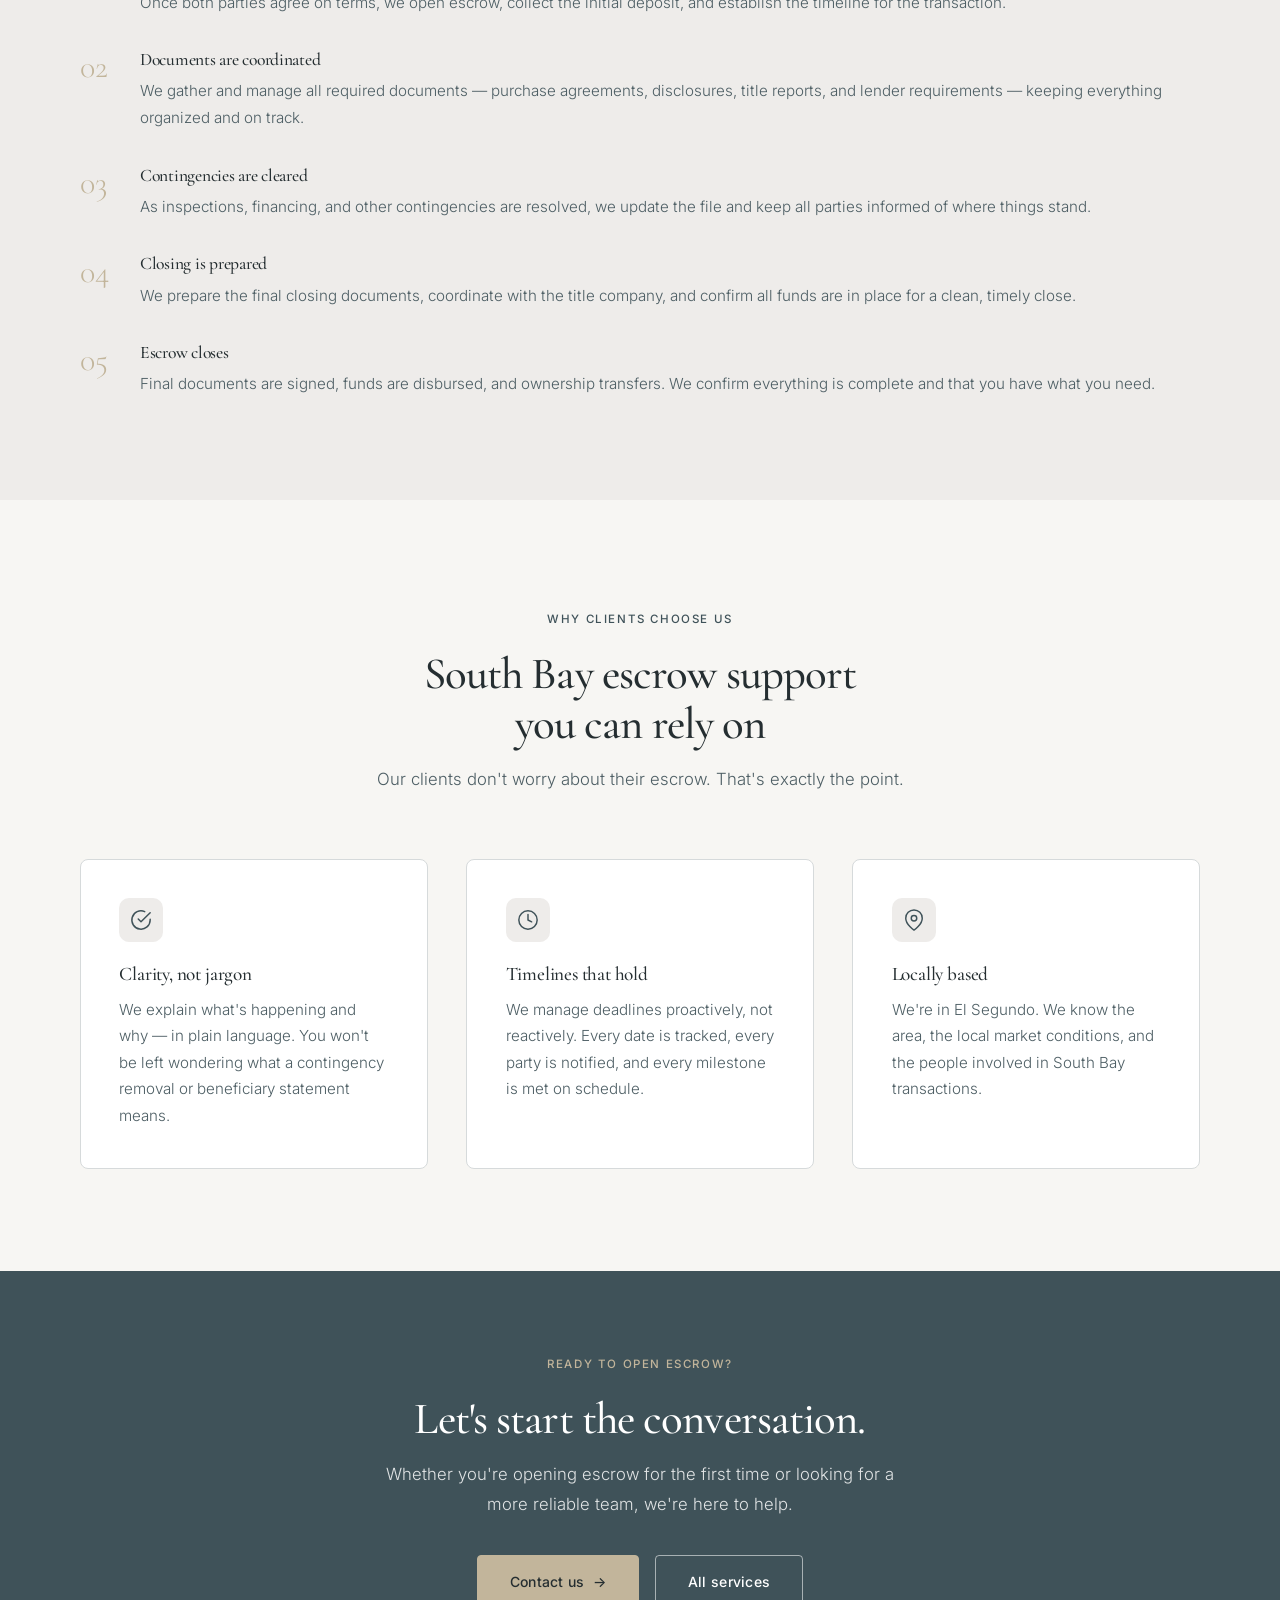
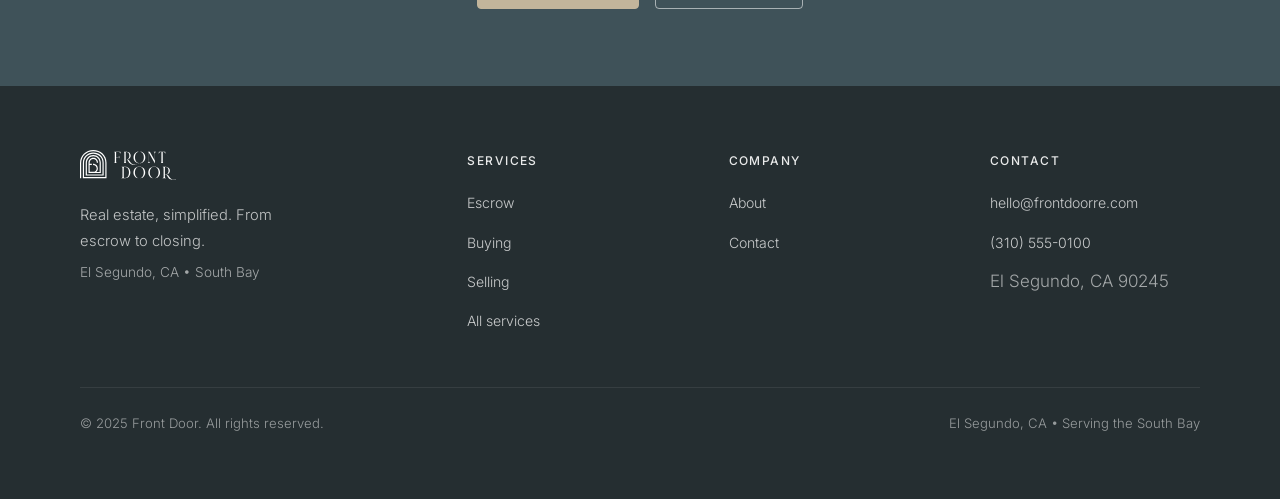
<file: escrow.html>
<!DOCTYPE html>
<html lang="en">
<head>
  <meta charset="UTF-8">
  <meta name="viewport" content="width=device-width, initial-scale=1.0">

  <title>Escrow Services in El Segundo — Front Door</title>
  <meta name="description" content="Front Door provides clear, reliable escrow services in El Segundo and across the South Bay. We manage timelines, documents, and communication so your transaction closes smoothly.">

  <meta property="og:type" content="website">
  <meta property="og:title" content="Escrow Services in El Segundo — Front Door">
  <meta property="og:description" content="South Bay escrow support handled with clarity. Front Door manages every detail so you can move forward with confidence.">
  <meta property="og:url" content="https://frontdoorrealestate.com/escrow.html">
  <meta property="og:site_name" content="Front Door">

  <link rel="canonical" href="https://frontdoorrealestate.com/escrow.html">

  <link rel="preconnect" href="https://fonts.googleapis.com">
  <link rel="preconnect" href="https://fonts.gstatic.com" crossorigin>
  <link href="https://fonts.googleapis.com/css2?family=Cormorant+Garamond:ital,wght@0,300;0,400;0,500;0,600;1,300;1,400;1,500&family=Inter:wght@300;400;500&display=swap" rel="stylesheet">

  <link rel="stylesheet" href="css/styles.css">
</head>
<body>

  <!-- ══ HEADER ══ -->
  <header class="site-header" role="banner">
    <div class="header-inner">
      <a href="index.html" class="logo" aria-label="Front Door — home">
        <img src="assets/images/logo.svg" alt="Front Door" width="180" height="56">
      </a>

      <nav class="primary-nav" aria-label="Primary navigation">
        <a href="about.html">About</a>
        <a href="services.html">Services</a>
        <a href="contact.html">Contact</a>
        <span class="nav-cta">
          <a href="contact.html" class="btn btn-primary">Get started</a>
        </span>
      </nav>

      <button class="nav-toggle" aria-label="Open navigation" aria-expanded="false">
        <span></span><span></span><span></span>
      </button>
    </div>
  </header>

  <main id="main-content">

    <!-- ══ PAGE HERO ══ -->
    <section class="page-hero" aria-labelledby="escrow-heading">
      <div class="container">
        <a href="services.html" class="back-link reveal"><span class="back-arrow">←</span> All services</a>
        <span class="label reveal">Escrow</span>
        <h1 id="escrow-heading" class="reveal">Escrow, handled<br><em>with clarity.</em></h1>
        <p class="reveal">Escrow services in El Segundo and across the South Bay — managed with care, precision, and clear communication from open to close.</p>
      </div>
    </section>

    <!-- ══ WHAT IS ESCROW ══ -->
    <section class="section" aria-labelledby="what-escrow-heading">
      <div class="container">
        <div class="grid-2">
          <div>
            <span class="label reveal">What escrow is</span>
            <h2 id="what-escrow-heading" class="reveal">The part that holds everything together</h2>
            <p class="reveal">Escrow is the neutral process that sits between a buyer and a seller during a real estate transaction. It protects both parties by holding funds and documents until all conditions of the agreement are met — and then facilitates a clean, legal transfer of ownership.</p>
            <p class="reveal mt-md">When it's managed well, escrow is invisible. Everything simply moves forward. When it isn't, it becomes the source of delays, confusion, and frustration. Front Door is built to make sure it's the former.</p>
            <p class="reveal mt-md">Our escrow team is based in El Segundo and serves buyers, sellers, and agents throughout the South Bay. We know this market, these timelines, and the nuances that can make or break a closing.</p>
          </div>

          <div>
            <span class="label reveal">Why it matters</span>
            <h2 class="reveal" style="font-size:clamp(1.6rem,2.5vw,2.2rem);">Real estate escrow made simple</h2>
            <p class="reveal">Most buyers and sellers encounter escrow once or twice in their lives. We handle it every day. That experience — combined with our commitment to clear communication — means you'll always know where your transaction stands and what happens next.</p>

            <ul class="benefit-list reveal">
              <li>Neutral, professional management of funds and documents</li>
              <li>Coordination with all parties: buyers, sellers, agents, lenders</li>
              <li>Proactive deadline tracking and status updates</li>
              <li>Based in El Segundo — local South Bay escrow support</li>
              <li>Licensed and experienced escrow professionals</li>
            </ul>
          </div>
        </div>
      </div>
    </section>

    <!-- ══ HOW IT WORKS ══ -->
    <section class="section section-alt" aria-labelledby="escrow-process-heading">
      <div class="container">
        <div class="section-header">
          <span class="label reveal">The process</span>
          <h2 id="escrow-process-heading" class="reveal">From open to close</h2>
          <p class="reveal">Every escrow follows a clear sequence. We manage each step and keep you informed along the way.</p>
        </div>

        <div class="process-row">
          <div class="process-item reveal">
            <div class="process-num">01</div>
            <div>
              <h4>Escrow is opened</h4>
              <p>Once both parties agree on terms, we open escrow, collect the initial deposit, and establish the timeline for the transaction.</p>
            </div>
          </div>

          <div class="process-item reveal">
            <div class="process-num">02</div>
            <div>
              <h4>Documents are coordinated</h4>
              <p>We gather and manage all required documents — purchase agreements, disclosures, title reports, and lender requirements — keeping everything organized and on track.</p>
            </div>
          </div>

          <div class="process-item reveal">
            <div class="process-num">03</div>
            <div>
              <h4>Contingencies are cleared</h4>
              <p>As inspections, financing, and other contingencies are resolved, we update the file and keep all parties informed of where things stand.</p>
            </div>
          </div>

          <div class="process-item reveal">
            <div class="process-num">04</div>
            <div>
              <h4>Closing is prepared</h4>
              <p>We prepare the final closing documents, coordinate with the title company, and confirm all funds are in place for a clean, timely close.</p>
            </div>
          </div>

          <div class="process-item reveal">
            <div class="process-num">05</div>
            <div>
              <h4>Escrow closes</h4>
              <p>Final documents are signed, funds are disbursed, and ownership transfers. We confirm everything is complete and that you have what you need.</p>
            </div>
          </div>
        </div>
      </div>
    </section>

    <!-- ══ WHY FRONT DOOR ══ -->
    <section class="section" aria-labelledby="why-fd-heading">
      <div class="container">
        <div class="section-header centered text-center">
          <span class="label reveal">Why clients choose us</span>
          <h2 id="why-fd-heading" class="reveal">South Bay escrow support<br>you can rely on</h2>
          <p class="reveal">Our clients don't worry about their escrow. That's exactly the point.</p>
        </div>

        <div class="grid-3">
          <div class="value-card reveal">
            <div class="value-card-icon" aria-hidden="true">
              <svg viewBox="0 0 24 24"><path d="M22 11.08V12a10 10 0 11-5.93-9.14"/><polyline points="22 4 12 14.01 9 11.01"/></svg>
            </div>
            <h3>Clarity, not jargon</h3>
            <p>We explain what's happening and why — in plain language. You won't be left wondering what a contingency removal or beneficiary statement means.</p>
          </div>

          <div class="value-card reveal">
            <div class="value-card-icon" aria-hidden="true">
              <svg viewBox="0 0 24 24"><circle cx="12" cy="12" r="10"/><polyline points="12 6 12 12 16 14"/></svg>
            </div>
            <h3>Timelines that hold</h3>
            <p>We manage deadlines proactively, not reactively. Every date is tracked, every party is notified, and every milestone is met on schedule.</p>
          </div>

          <div class="value-card reveal">
            <div class="value-card-icon" aria-hidden="true">
              <svg viewBox="0 0 24 24"><path d="M21 10c0 7-9 13-9 13s-9-6-9-13a9 9 0 0118 0z"/><circle cx="12" cy="10" r="3"/></svg>
            </div>
            <h3>Locally based</h3>
            <p>We're in El Segundo. We know the area, the local market conditions, and the people involved in South Bay transactions.</p>
          </div>
        </div>
      </div>
    </section>

    <!-- ══ CTA BAND ══ -->
    <section class="cta-band" aria-labelledby="escrow-cta-heading">
      <div class="container">
        <span class="label reveal">Ready to open escrow?</span>
        <h2 id="escrow-cta-heading" class="reveal">Let's start the conversation.</h2>
        <p class="reveal">Whether you're opening escrow for the first time or looking for a more reliable team, we're here to help.</p>
        <div class="btn-group reveal">
          <a href="contact.html" class="btn btn-accent">Contact us <span class="arrow" aria-hidden="true">→</span></a>
          <a href="services.html" class="btn btn-light">All services</a>
        </div>
      </div>
    </section>

  </main>

  <!-- ══ FOOTER ══ -->
  <footer class="site-footer" role="contentinfo">
    <div class="container">
      <div class="footer-inner">
        <div class="footer-brand">
          <a href="index.html" class="logo" aria-label="Front Door — home">
        <img src="assets/images/logo-white.svg" alt="Front Door" width="180" height="56">
      </a>
          <p class="footer-tagline">Real estate, simplified. From escrow to closing.</p>
          <p class="footer-location">El Segundo, CA &bull; South Bay</p>
        </div>

        <div class="footer-col">
          <h5>Services</h5>
          <ul>
            <li><a href="escrow.html">Escrow</a></li>
            <li><a href="buying.html">Buying</a></li>
            <li><a href="selling.html">Selling</a></li>
            <li><a href="services.html">All services</a></li>
          </ul>
        </div>

        <div class="footer-col">
          <h5>Company</h5>
          <ul>
            <li><a href="about.html">About</a></li>
            <li><a href="contact.html">Contact</a></li>
          </ul>
        </div>

        <div class="footer-col">
          <h5>Contact</h5>
          <ul>
            <li><a href="mailto:hello@frontdoorre.com">hello@frontdoorre.com</a></li>
            <li><a href="tel:+13105550100">(310) 555-0100</a></li>
            <li><span style="color:rgba(255,255,255,0.58)">El Segundo, CA 90245</span></li>
          </ul>
        </div>
      </div>

      <div class="footer-bottom">
        <span>&copy; 2025 Front Door. All rights reserved.</span>
        <span>El Segundo, CA &bull; Serving the South Bay</span>
      </div>
    </div>
  </footer>

  <script src="js/main.js"></script>
</body>
</html>
</file>
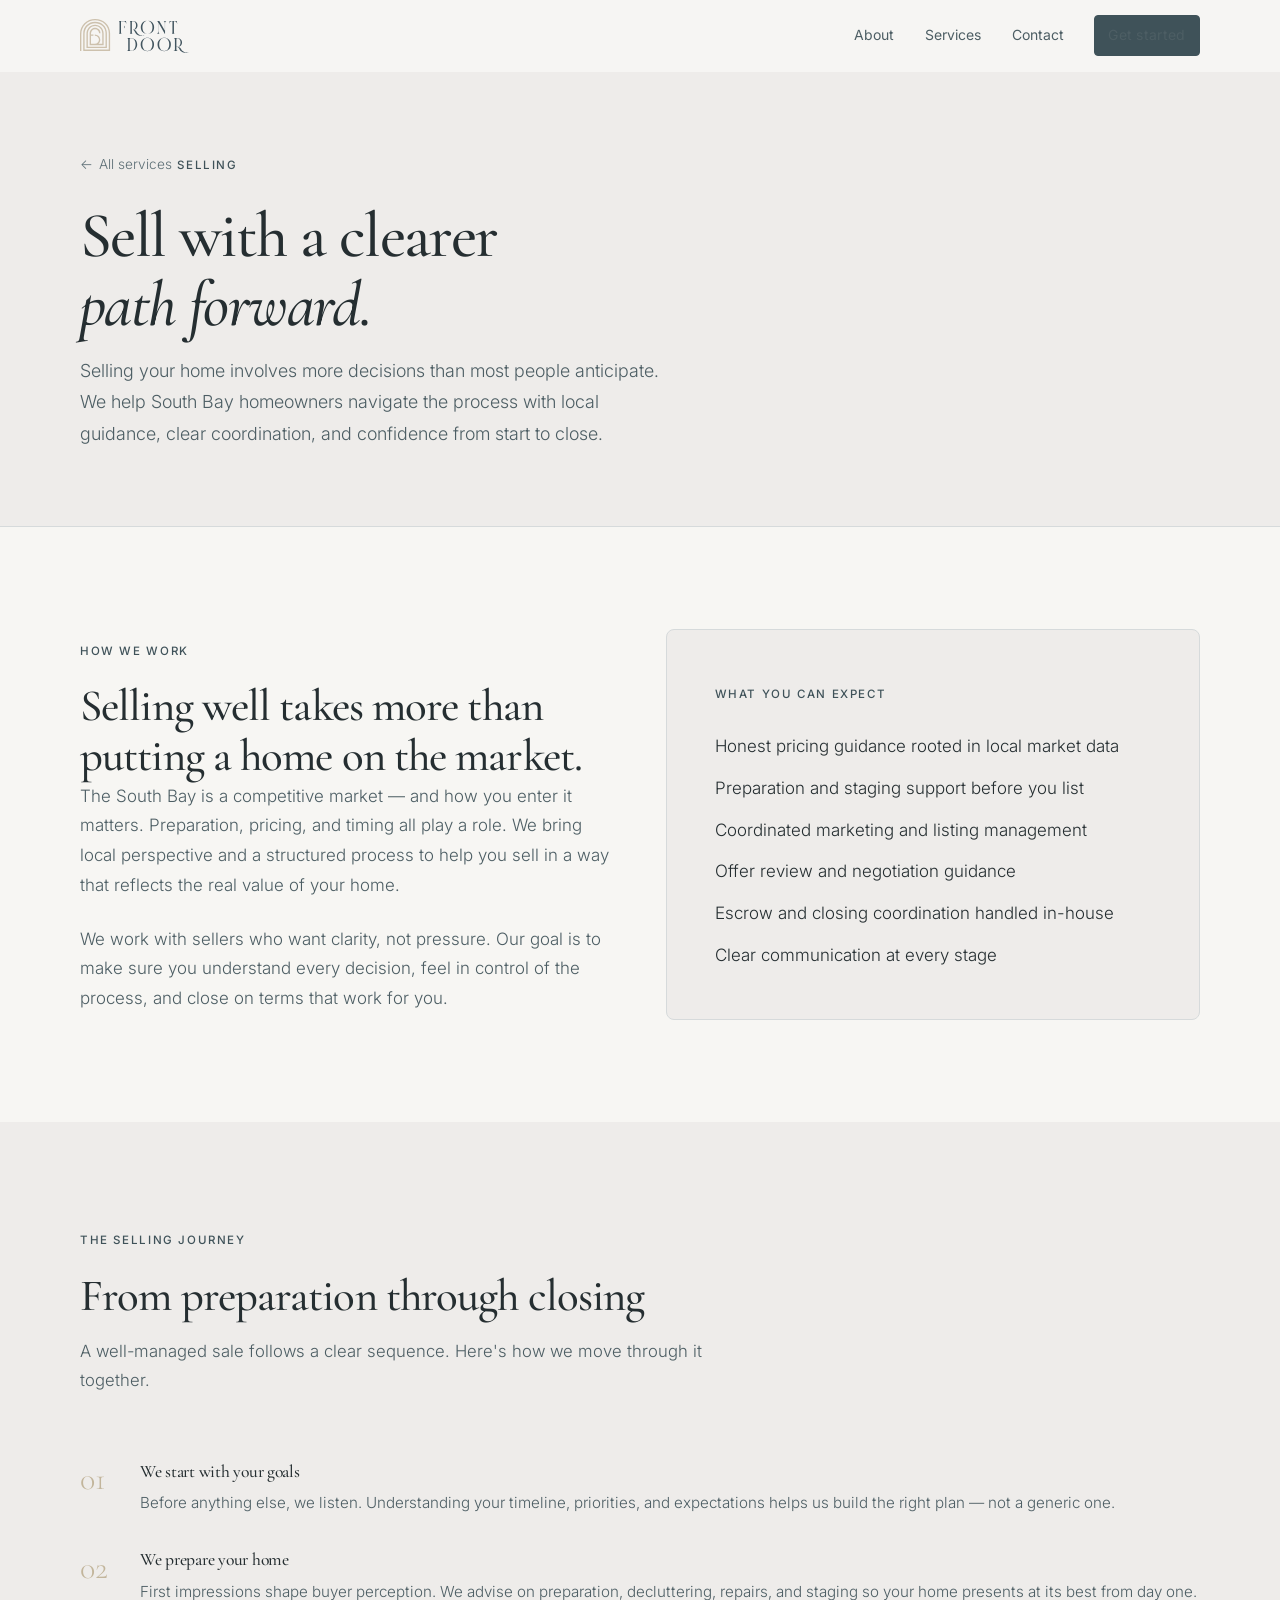
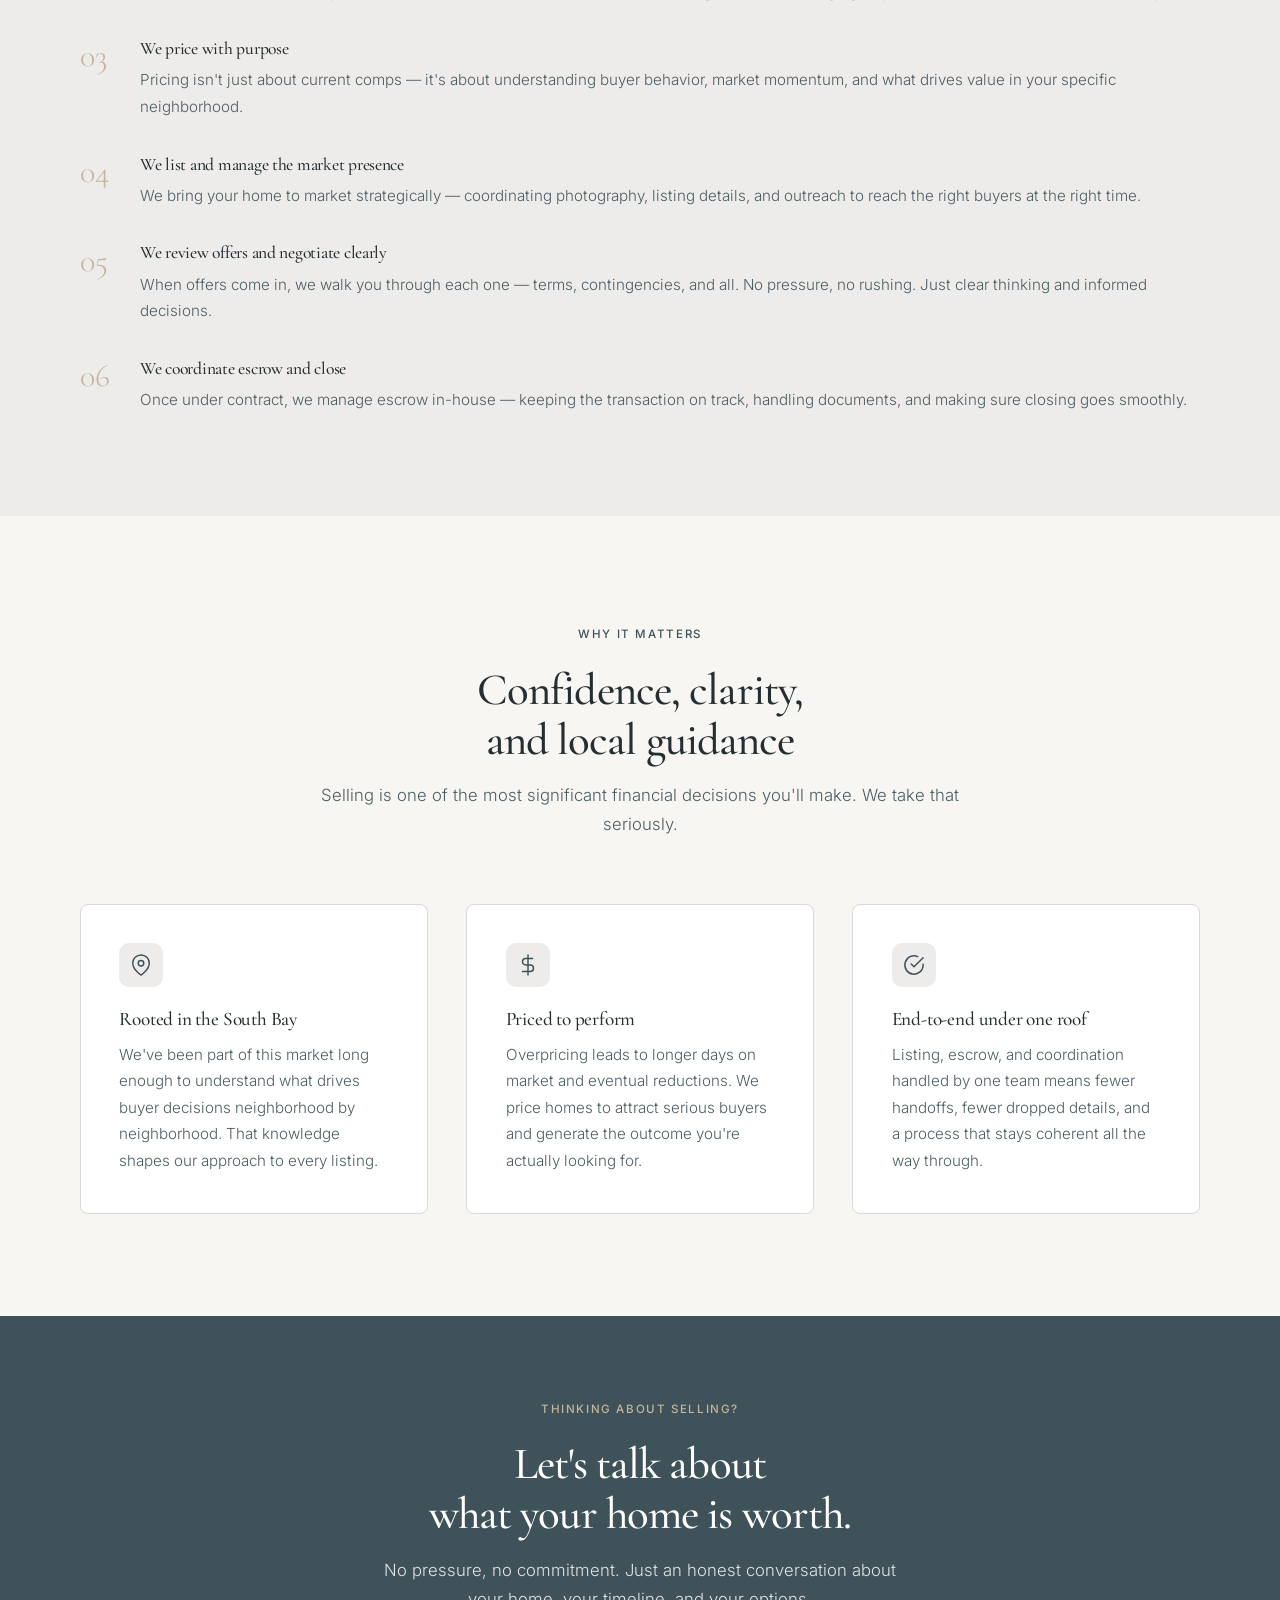
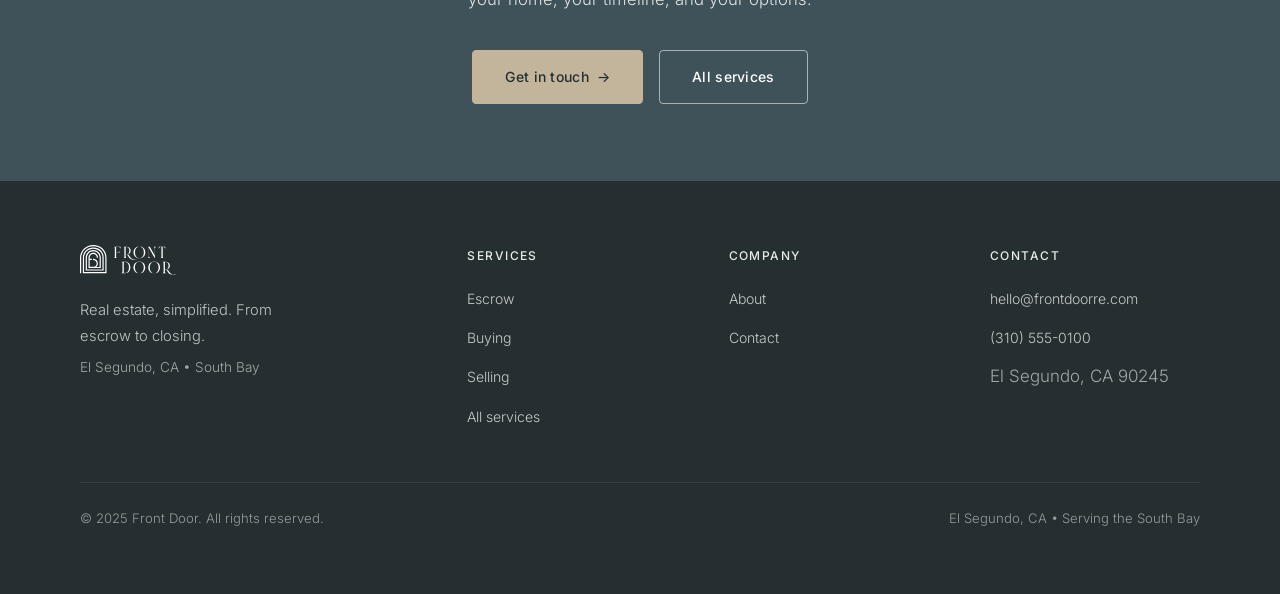
<file: selling.html>
<!DOCTYPE html>
<html lang="en">
<head>
  <meta charset="UTF-8">
  <meta name="viewport" content="width=device-width, initial-scale=1.0">

  <title>Sell Your Home in El Segundo &amp; South Bay — Front Door</title>
  <meta name="description" content="Front Door helps South Bay homeowners sell with clarity and confidence. From preparation to closing, we coordinate every step of the selling process in El Segundo and beyond.">

  <meta property="og:type" content="website">
  <meta property="og:title" content="Sell Your Home in El Segundo &amp; South Bay — Front Door">
  <meta property="og:description" content="Sell with a clearer path forward. Front Door supports South Bay sellers from preparation through closing with local insight and a coordinated process.">
  <meta property="og:url" content="https://frontdoorrealestate.com/selling.html">
  <meta property="og:site_name" content="Front Door">

  <link rel="canonical" href="https://frontdoorrealestate.com/selling.html">

  <link rel="preconnect" href="https://fonts.googleapis.com">
  <link rel="preconnect" href="https://fonts.gstatic.com" crossorigin>
  <link href="https://fonts.googleapis.com/css2?family=Cormorant+Garamond:ital,wght@0,300;0,400;0,500;0,600;1,300;1,400;1,500&family=Inter:wght@300;400;500&display=swap" rel="stylesheet">

  <link rel="stylesheet" href="css/styles.css">
</head>
<body>

  <!-- ══ HEADER ══ -->
  <header class="site-header" role="banner">
    <div class="header-inner">
      <a href="index.html" class="logo" aria-label="Front Door — home">
        <img src="assets/images/logo.svg" alt="Front Door" width="180" height="56">
      </a>

      <nav class="primary-nav" aria-label="Primary navigation">
        <a href="about.html">About</a>
        <a href="services.html">Services</a>
        <a href="contact.html">Contact</a>
        <span class="nav-cta">
          <a href="contact.html" class="btn btn-primary">Get started</a>
        </span>
      </nav>

      <button class="nav-toggle" aria-label="Open navigation" aria-expanded="false">
        <span></span><span></span><span></span>
      </button>
    </div>
  </header>

  <main id="main-content">

    <!-- ══ PAGE HERO ══ -->
    <section class="page-hero" aria-labelledby="selling-heading">
      <div class="container">
        <a href="services.html" class="back-link reveal"><span class="back-arrow">←</span> All services</a>
        <span class="label reveal">Selling</span>
        <h1 id="selling-heading" class="reveal">Sell with a clearer<br><em>path forward.</em></h1>
        <p class="reveal">Selling your home involves more decisions than most people anticipate. We help South Bay homeowners navigate the process with local guidance, clear coordination, and confidence from start to close.</p>
      </div>
    </section>

    <!-- ══ INTRO ══ -->
    <section class="section" aria-labelledby="selling-intro-heading">
      <div class="container">
        <div class="grid-2">
          <div>
            <span class="label reveal">How we work</span>
            <h2 id="selling-intro-heading" class="reveal">Selling well takes more than putting a home on the market.</h2>
            <p class="reveal">The South Bay is a competitive market — and how you enter it matters. Preparation, pricing, and timing all play a role. We bring local perspective and a structured process to help you sell in a way that reflects the real value of your home.</p>
            <p class="reveal mt-md">We work with sellers who want clarity, not pressure. Our goal is to make sure you understand every decision, feel in control of the process, and close on terms that work for you.</p>
          </div>

          <div class="reveal" style="background:var(--bg-alt);border:1px solid var(--border);border-radius:var(--radius-lg);padding:clamp(2rem,4vw,3rem);">
            <span class="label" style="color:var(--primary)">What you can expect</span>
            <ul class="benefit-list" style="margin-top:0.5rem;">
              <li>Honest pricing guidance rooted in local market data</li>
              <li>Preparation and staging support before you list</li>
              <li>Coordinated marketing and listing management</li>
              <li>Offer review and negotiation guidance</li>
              <li>Escrow and closing coordination handled in-house</li>
              <li>Clear communication at every stage</li>
            </ul>
          </div>
        </div>
      </div>
    </section>

    <!-- ══ PROCESS ══ -->
    <section class="section section-alt" aria-labelledby="selling-process-heading">
      <div class="container">
        <div class="section-header">
          <span class="label reveal">The selling journey</span>
          <h2 id="selling-process-heading" class="reveal">From preparation through closing</h2>
          <p class="reveal">A well-managed sale follows a clear sequence. Here's how we move through it together.</p>
        </div>

        <div class="process-row">
          <div class="process-item reveal">
            <div class="process-num">01</div>
            <div>
              <h4>We start with your goals</h4>
              <p>Before anything else, we listen. Understanding your timeline, priorities, and expectations helps us build the right plan — not a generic one.</p>
            </div>
          </div>

          <div class="process-item reveal">
            <div class="process-num">02</div>
            <div>
              <h4>We prepare your home</h4>
              <p>First impressions shape buyer perception. We advise on preparation, decluttering, repairs, and staging so your home presents at its best from day one.</p>
            </div>
          </div>

          <div class="process-item reveal">
            <div class="process-num">03</div>
            <div>
              <h4>We price with purpose</h4>
              <p>Pricing isn't just about current comps — it's about understanding buyer behavior, market momentum, and what drives value in your specific neighborhood.</p>
            </div>
          </div>

          <div class="process-item reveal">
            <div class="process-num">04</div>
            <div>
              <h4>We list and manage the market presence</h4>
              <p>We bring your home to market strategically — coordinating photography, listing details, and outreach to reach the right buyers at the right time.</p>
            </div>
          </div>

          <div class="process-item reveal">
            <div class="process-num">05</div>
            <div>
              <h4>We review offers and negotiate clearly</h4>
              <p>When offers come in, we walk you through each one — terms, contingencies, and all. No pressure, no rushing. Just clear thinking and informed decisions.</p>
            </div>
          </div>

          <div class="process-item reveal">
            <div class="process-num">06</div>
            <div>
              <h4>We coordinate escrow and close</h4>
              <p>Once under contract, we manage escrow in-house — keeping the transaction on track, handling documents, and making sure closing goes smoothly.</p>
            </div>
          </div>
        </div>
      </div>
    </section>

    <!-- ══ WHY FRONT DOOR ══ -->
    <section class="section" aria-labelledby="selling-why-heading">
      <div class="container">
        <div class="section-header centered text-center">
          <span class="label reveal">Why it matters</span>
          <h2 id="selling-why-heading" class="reveal">Confidence, clarity,<br>and local guidance</h2>
          <p class="reveal">Selling is one of the most significant financial decisions you'll make. We take that seriously.</p>
        </div>

        <div class="grid-3">
          <div class="value-card reveal">
            <div class="value-card-icon" aria-hidden="true">
              <svg viewBox="0 0 24 24"><path d="M21 10c0 7-9 13-9 13s-9-6-9-13a9 9 0 0118 0z"/><circle cx="12" cy="10" r="3"/></svg>
            </div>
            <h3>Rooted in the South Bay</h3>
            <p>We've been part of this market long enough to understand what drives buyer decisions neighborhood by neighborhood. That knowledge shapes our approach to every listing.</p>
          </div>

          <div class="value-card reveal">
            <div class="value-card-icon" aria-hidden="true">
              <svg viewBox="0 0 24 24"><line x1="12" y1="1" x2="12" y2="23"/><path d="M17 5H9.5a3.5 3.5 0 000 7h5a3.5 3.5 0 010 7H6"/></svg>
            </div>
            <h3>Priced to perform</h3>
            <p>Overpricing leads to longer days on market and eventual reductions. We price homes to attract serious buyers and generate the outcome you're actually looking for.</p>
          </div>

          <div class="value-card reveal">
            <div class="value-card-icon" aria-hidden="true">
              <svg viewBox="0 0 24 24"><path d="M22 11.08V12a10 10 0 11-5.93-9.14"/><polyline points="22 4 12 14.01 9 11.01"/></svg>
            </div>
            <h3>End-to-end under one roof</h3>
            <p>Listing, escrow, and coordination handled by one team means fewer handoffs, fewer dropped details, and a process that stays coherent all the way through.</p>
          </div>
        </div>
      </div>
    </section>

    <!-- ══ CTA BAND ══ -->
    <section class="cta-band" aria-labelledby="selling-cta-heading">
      <div class="container">
        <span class="label reveal">Thinking about selling?</span>
        <h2 id="selling-cta-heading" class="reveal">Let's talk about<br>what your home is worth.</h2>
        <p class="reveal">No pressure, no commitment. Just an honest conversation about your home, your timeline, and your options.</p>
        <div class="btn-group reveal">
          <a href="contact.html" class="btn btn-accent">Get in touch <span class="arrow" aria-hidden="true">→</span></a>
          <a href="services.html" class="btn btn-light">All services</a>
        </div>
      </div>
    </section>

  </main>

  <!-- ══ FOOTER ══ -->
  <footer class="site-footer" role="contentinfo">
    <div class="container">
      <div class="footer-inner">
        <div class="footer-brand">
          <a href="index.html" class="logo" aria-label="Front Door — home">
        <img src="assets/images/logo-white.svg" alt="Front Door" width="180" height="56">
      </a>
          <p class="footer-tagline">Real estate, simplified. From escrow to closing.</p>
          <p class="footer-location">El Segundo, CA &bull; South Bay</p>
        </div>

        <div class="footer-col">
          <h5>Services</h5>
          <ul>
            <li><a href="escrow.html">Escrow</a></li>
            <li><a href="buying.html">Buying</a></li>
            <li><a href="selling.html">Selling</a></li>
            <li><a href="services.html">All services</a></li>
          </ul>
        </div>

        <div class="footer-col">
          <h5>Company</h5>
          <ul>
            <li><a href="about.html">About</a></li>
            <li><a href="contact.html">Contact</a></li>
          </ul>
        </div>

        <div class="footer-col">
          <h5>Contact</h5>
          <ul>
            <li><a href="mailto:hello@frontdoorre.com">hello@frontdoorre.com</a></li>
            <li><a href="tel:+13105550100">(310) 555-0100</a></li>
            <li><span style="color:rgba(255,255,255,0.58)">El Segundo, CA 90245</span></li>
          </ul>
        </div>
      </div>

      <div class="footer-bottom">
        <span>&copy; 2025 Front Door. All rights reserved.</span>
        <span>El Segundo, CA &bull; Serving the South Bay</span>
      </div>
    </div>
  </footer>

  <script src="js/main.js"></script>
</body>
</html>
</file>
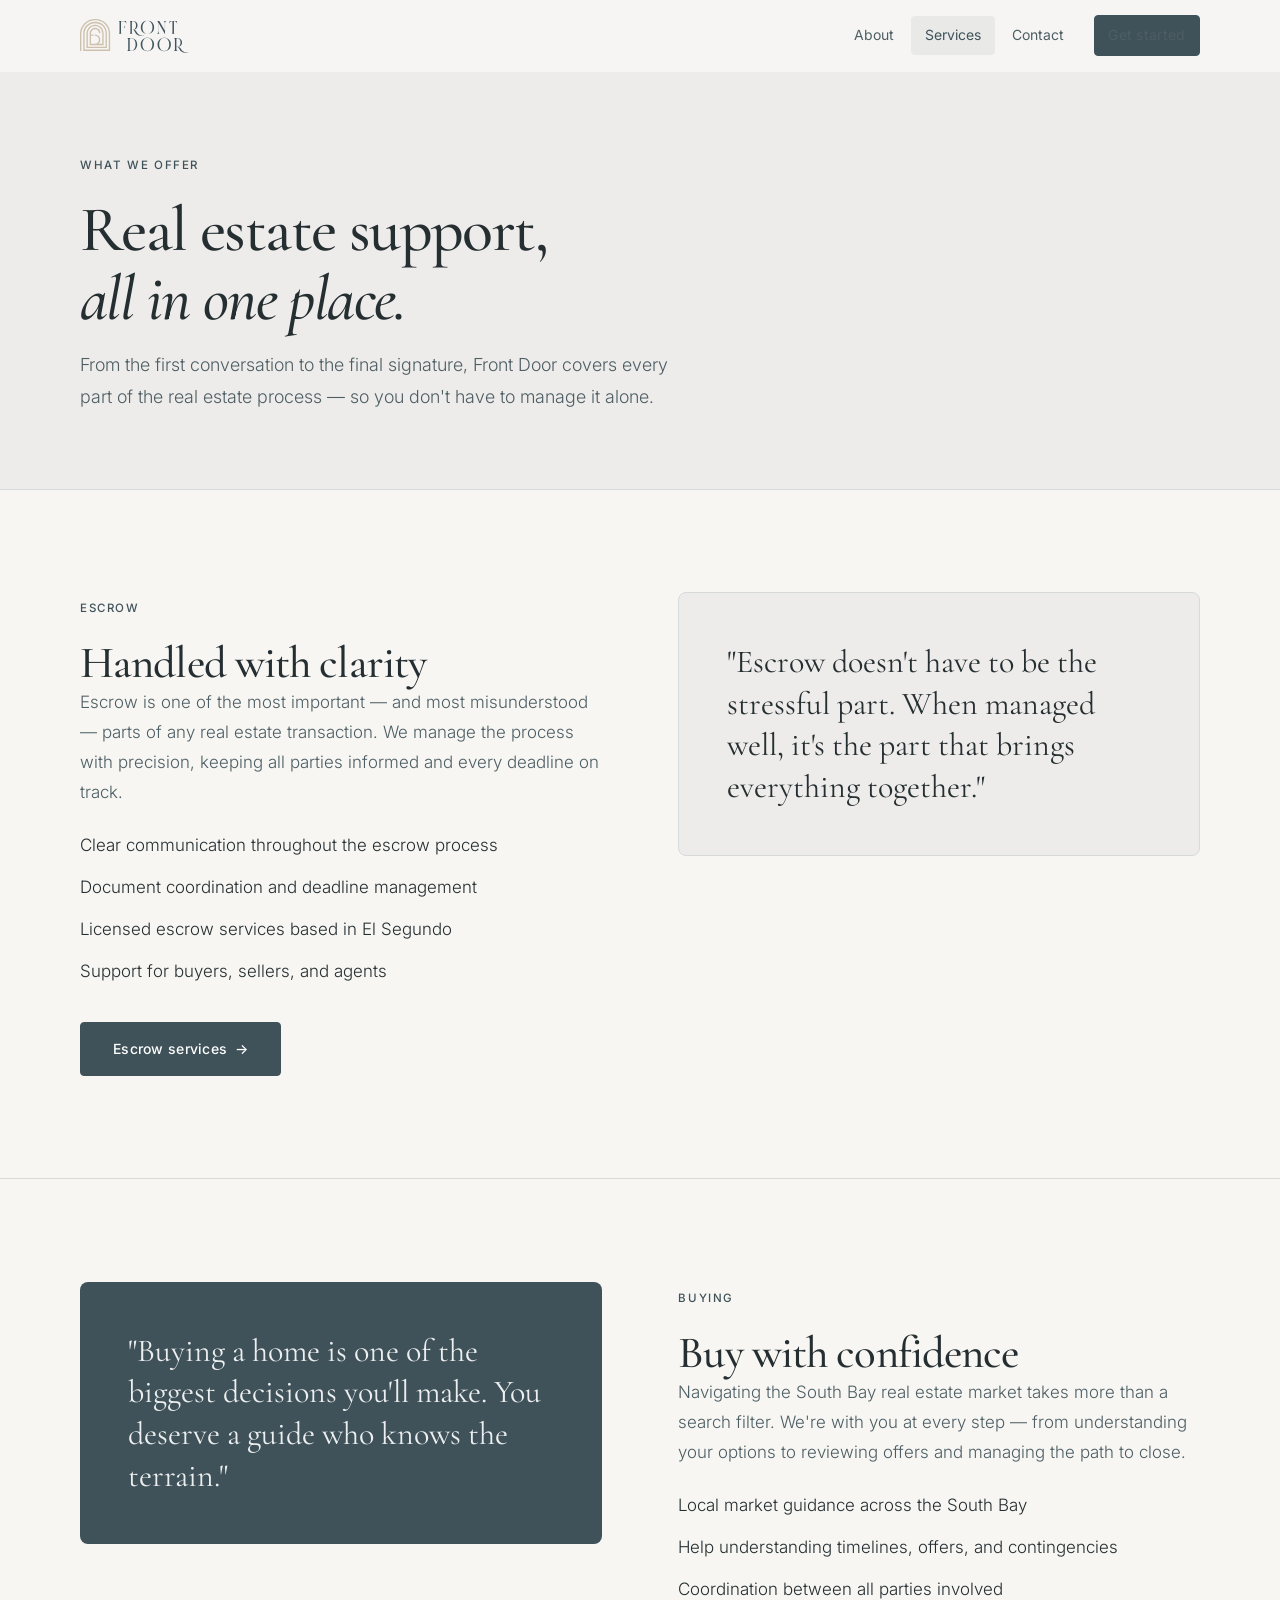
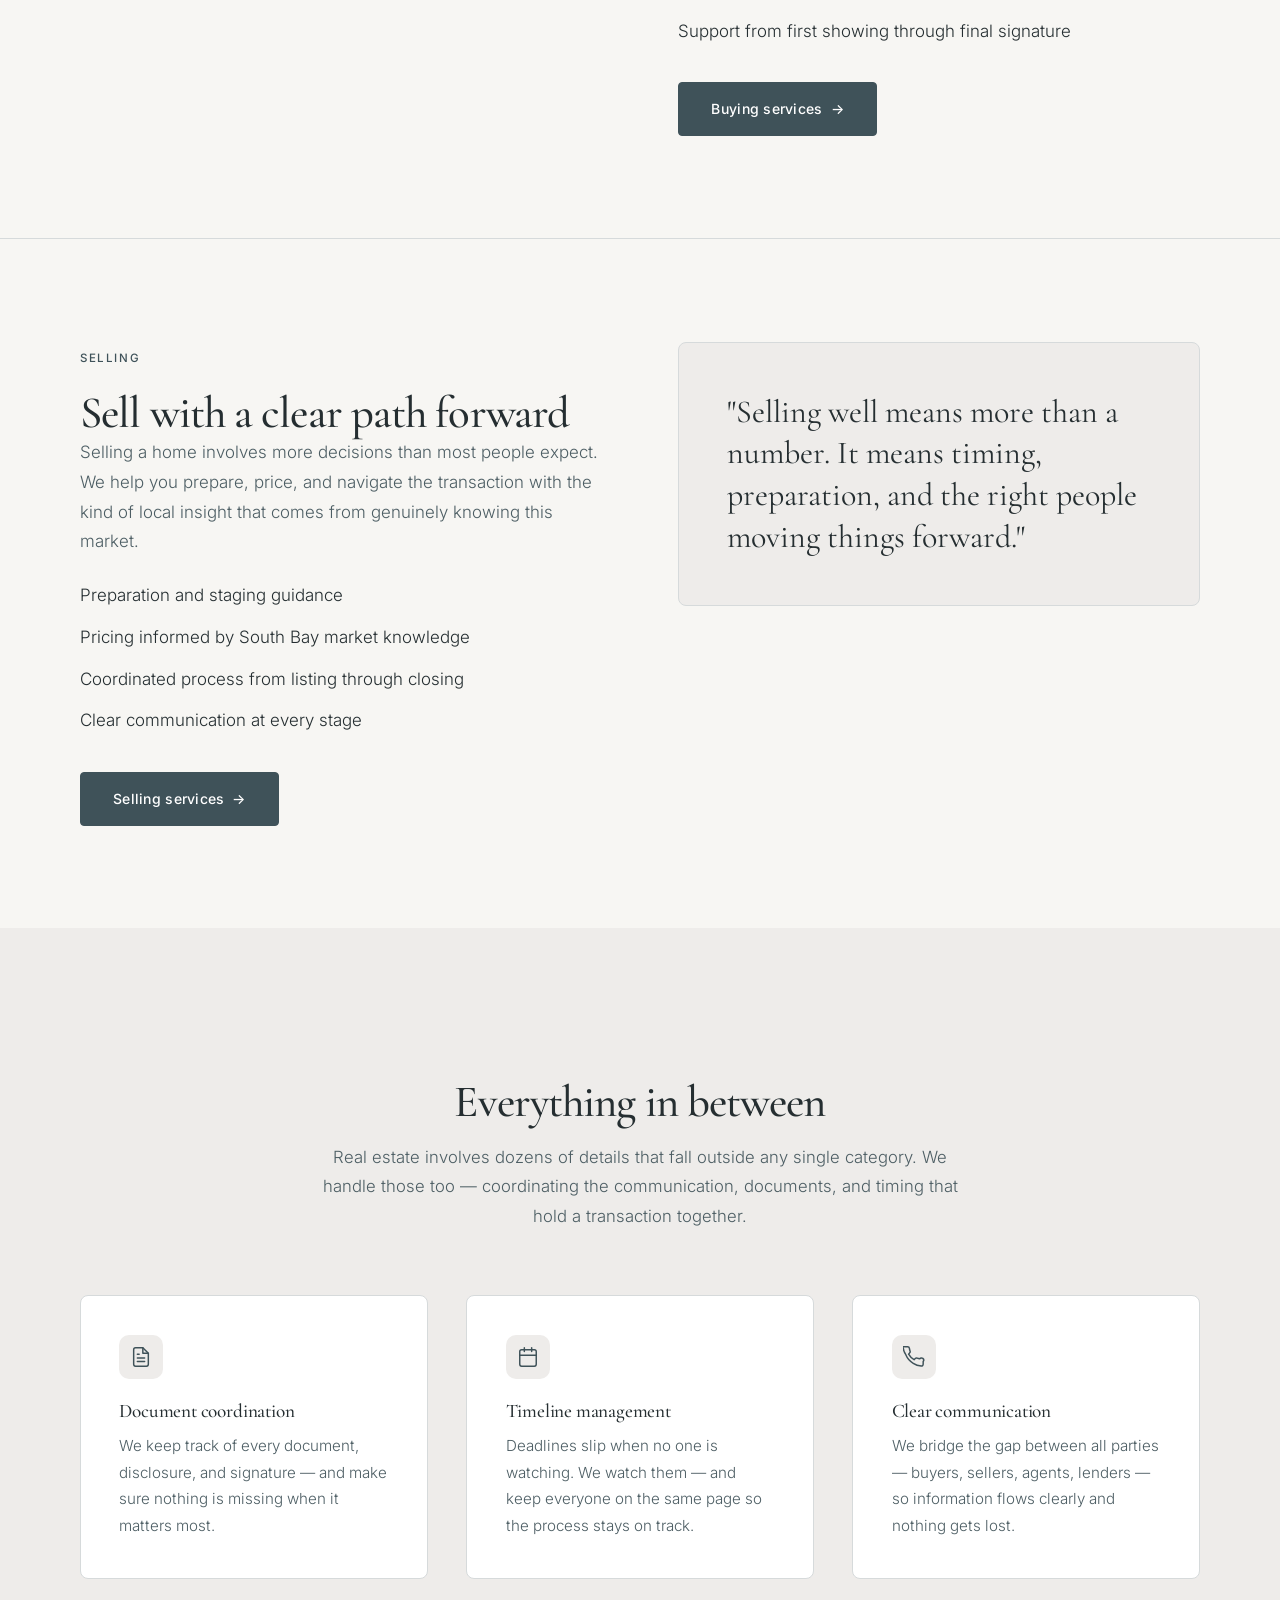
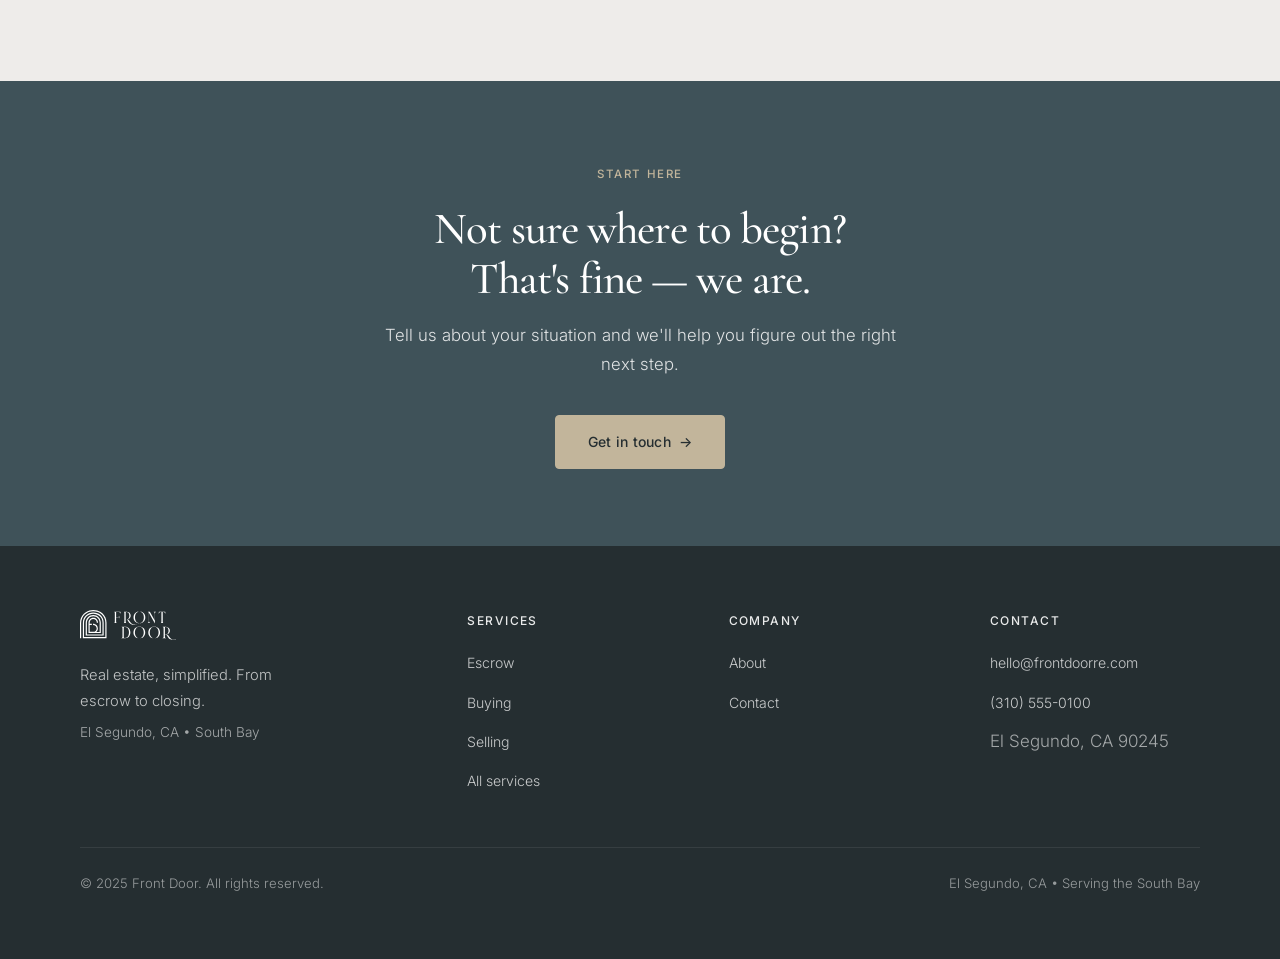
<file: services.html>
<!DOCTYPE html>
<html lang="en">
<head>
  <meta charset="UTF-8">
  <meta name="viewport" content="width=device-width, initial-scale=1.0">

  <title>Services — Front Door Real Estate, El Segundo CA</title>
  <meta name="description" content="Front Door offers escrow, buying, selling, and full real estate coordination in El Segundo and the South Bay. One team, one process, total clarity.">

  <meta property="og:type" content="website">
  <meta property="og:title" content="Services — Front Door Real Estate, El Segundo CA">
  <meta property="og:description" content="Real estate support all in one place. Escrow, buying, selling, and end-to-end coordination for South Bay clients.">
  <meta property="og:url" content="https://frontdoorrealestate.com/services.html">
  <meta property="og:site_name" content="Front Door">

  <link rel="canonical" href="https://frontdoorrealestate.com/services.html">

  <link rel="preconnect" href="https://fonts.googleapis.com">
  <link rel="preconnect" href="https://fonts.gstatic.com" crossorigin>
  <link href="https://fonts.googleapis.com/css2?family=Cormorant+Garamond:ital,wght@0,300;0,400;0,500;0,600;1,300;1,400;1,500&family=Inter:wght@300;400;500&display=swap" rel="stylesheet">

  <link rel="stylesheet" href="css/styles.css">
</head>
<body>

  <!-- ══ HEADER ══ -->
  <header class="site-header" role="banner">
    <div class="header-inner">
      <a href="index.html" class="logo" aria-label="Front Door — home">
        <img src="assets/images/logo.svg" alt="Front Door" width="180" height="56">
      </a>

      <nav class="primary-nav" aria-label="Primary navigation">
        <a href="about.html">About</a>
        <a href="services.html">Services</a>
        <a href="contact.html">Contact</a>
        <span class="nav-cta">
          <a href="contact.html" class="btn btn-primary">Get started</a>
        </span>
      </nav>

      <button class="nav-toggle" aria-label="Open navigation" aria-expanded="false">
        <span></span><span></span><span></span>
      </button>
    </div>
  </header>

  <main id="main-content">

    <!-- ══ PAGE HERO ══ -->
    <section class="page-hero" aria-labelledby="services-heading">
      <div class="container">
        <span class="label reveal">What we offer</span>
        <h1 id="services-heading" class="reveal">Real estate support,<br><em>all in one place.</em></h1>
        <p class="reveal">From the first conversation to the final signature, Front Door covers every part of the real estate process — so you don't have to manage it alone.</p>
      </div>
    </section>

    <!-- ══ SERVICES DETAIL ══ -->
    <section class="section" aria-labelledby="escrow-service-heading">
      <div class="container">
        <div class="grid-2" style="align-items:start;gap:clamp(3rem,6vw,6rem);">
          <div>
            <span class="label reveal">Escrow</span>
            <h2 id="escrow-service-heading" class="reveal">Handled with clarity</h2>
            <p class="reveal">Escrow is one of the most important — and most misunderstood — parts of any real estate transaction. We manage the process with precision, keeping all parties informed and every deadline on track.</p>

            <ul class="benefit-list reveal">
              <li>Clear communication throughout the escrow process</li>
              <li>Document coordination and deadline management</li>
              <li>Licensed escrow services based in El Segundo</li>
              <li>Support for buyers, sellers, and agents</li>
            </ul>

            <div class="btn-group reveal">
              <a href="escrow.html" class="btn btn-primary">Escrow services <span class="arrow" aria-hidden="true">→</span></a>
            </div>
          </div>

          <div class="reveal" style="background:var(--bg-alt);border:1px solid var(--border);border-radius:var(--radius-lg);padding:clamp(2rem,4vw,3rem);">
            <p style="font-family:'Cormorant Garamond',serif;font-size:clamp(1.4rem,2.5vw,2rem);font-weight:400;color:var(--text);line-height:1.3;max-width:none;">"Escrow doesn't have to be the stressful part. When managed well, it's the part that brings everything together."</p>
          </div>
        </div>
      </div>
    </section>

    <div style="border-top:1px solid var(--border);"></div>

    <!-- BUYING -->
    <section class="section" aria-labelledby="buying-service-heading">
      <div class="container">
        <div class="grid-2" style="align-items:start;gap:clamp(3rem,6vw,6rem);">
          <div class="reveal" style="background:var(--bg-dark);border-radius:var(--radius-lg);padding:clamp(2rem,4vw,3rem);">
            <p style="font-family:'Cormorant Garamond',serif;font-size:clamp(1.4rem,2.5vw,2rem);font-weight:400;color:rgba(255,255,255,0.9);line-height:1.3;max-width:none;">"Buying a home is one of the biggest decisions you'll make. You deserve a guide who knows the terrain."</p>
          </div>

          <div>
            <span class="label reveal">Buying</span>
            <h2 id="buying-service-heading" class="reveal">Buy with confidence</h2>
            <p class="reveal">Navigating the South Bay real estate market takes more than a search filter. We're with you at every step — from understanding your options to reviewing offers and managing the path to close.</p>

            <ul class="benefit-list reveal">
              <li>Local market guidance across the South Bay</li>
              <li>Help understanding timelines, offers, and contingencies</li>
              <li>Coordination between all parties involved</li>
              <li>Support from first showing through final signature</li>
            </ul>

            <div class="btn-group reveal">
              <a href="buying.html" class="btn btn-primary">Buying services <span class="arrow" aria-hidden="true">→</span></a>
            </div>
          </div>
        </div>
      </div>
    </section>

    <div style="border-top:1px solid var(--border);"></div>

    <!-- SELLING -->
    <section class="section" aria-labelledby="selling-service-heading">
      <div class="container">
        <div class="grid-2" style="align-items:start;gap:clamp(3rem,6vw,6rem);">
          <div>
            <span class="label reveal">Selling</span>
            <h2 id="selling-service-heading" class="reveal">Sell with a clear path forward</h2>
            <p class="reveal">Selling a home involves more decisions than most people expect. We help you prepare, price, and navigate the transaction with the kind of local insight that comes from genuinely knowing this market.</p>

            <ul class="benefit-list reveal">
              <li>Preparation and staging guidance</li>
              <li>Pricing informed by South Bay market knowledge</li>
              <li>Coordinated process from listing through closing</li>
              <li>Clear communication at every stage</li>
            </ul>

            <div class="btn-group reveal">
              <a href="selling.html" class="btn btn-primary">Selling services <span class="arrow" aria-hidden="true">→</span></a>
            </div>
          </div>

          <div class="reveal" style="background:var(--bg-alt);border:1px solid var(--border);border-radius:var(--radius-lg);padding:clamp(2rem,4vw,3rem);">
            <p style="font-family:'Cormorant Garamond',serif;font-size:clamp(1.4rem,2.5vw,2rem);font-weight:400;color:var(--text);line-height:1.3;max-width:none;">"Selling well means more than a number. It means timing, preparation, and the right people moving things forward."</p>
          </div>
        </div>
      </div>
    </section>

    <!-- ══ EVERYTHING IN BETWEEN ══ -->
    <section class="section section-alt" aria-labelledby="support-heading">
      <div class="container">
        <div class="section-header centered text-center">
          <span class="label reveal">End-to-end support</span>
          <h2 id="support-heading" class="reveal">Everything in between</h2>
          <p class="reveal">Real estate involves dozens of details that fall outside any single category. We handle those too — coordinating the communication, documents, and timing that hold a transaction together.</p>
        </div>

        <div class="grid-3">
          <div class="value-card reveal">
            <div class="value-card-icon" aria-hidden="true">
              <svg viewBox="0 0 24 24"><path d="M14 2H6a2 2 0 00-2 2v16a2 2 0 002 2h12a2 2 0 002-2V8z"/><polyline points="14 2 14 8 20 8"/><line x1="16" y1="13" x2="8" y2="13"/><line x1="16" y1="17" x2="8" y2="17"/><polyline points="10 9 9 9 8 9"/></svg>
            </div>
            <h3>Document coordination</h3>
            <p>We keep track of every document, disclosure, and signature — and make sure nothing is missing when it matters most.</p>
          </div>

          <div class="value-card reveal">
            <div class="value-card-icon" aria-hidden="true">
              <svg viewBox="0 0 24 24"><rect x="3" y="4" width="18" height="18" rx="2" ry="2"/><line x1="16" y1="2" x2="16" y2="6"/><line x1="8" y1="2" x2="8" y2="6"/><line x1="3" y1="10" x2="21" y2="10"/></svg>
            </div>
            <h3>Timeline management</h3>
            <p>Deadlines slip when no one is watching. We watch them — and keep everyone on the same page so the process stays on track.</p>
          </div>

          <div class="value-card reveal">
            <div class="value-card-icon" aria-hidden="true">
              <svg viewBox="0 0 24 24"><path d="M22 16.92v3a2 2 0 01-2.18 2 19.79 19.79 0 01-8.63-3.07A19.5 19.5 0 013.07 9.5a19.79 19.79 0 01-3.07-8.67A2 2 0 012 .84h3a2 2 0 012 1.72c.127.96.361 1.903.7 2.81a2 2 0 01-.45 2.11L6.09 8.91a16 16 0 006 6l1.27-1.27a2 2 0 012.11-.45c.907.339 1.85.573 2.81.7A2 2 0 0122 16.92z"/></svg>
            </div>
            <h3>Clear communication</h3>
            <p>We bridge the gap between all parties — buyers, sellers, agents, lenders — so information flows clearly and nothing gets lost.</p>
          </div>
        </div>
      </div>
    </section>

    <!-- ══ CTA BAND ══ -->
    <section class="cta-band" aria-labelledby="services-cta-heading">
      <div class="container">
        <span class="label reveal">Start here</span>
        <h2 id="services-cta-heading" class="reveal">Not sure where to begin?<br>That's fine — we are.</h2>
        <p class="reveal">Tell us about your situation and we'll help you figure out the right next step.</p>
        <div class="btn-group reveal">
          <a href="contact.html" class="btn btn-accent">Get in touch <span class="arrow" aria-hidden="true">→</span></a>
        </div>
      </div>
    </section>

  </main>

  <!-- ══ FOOTER ══ -->
  <footer class="site-footer" role="contentinfo">
    <div class="container">
      <div class="footer-inner">
        <div class="footer-brand">
          <a href="index.html" class="logo" aria-label="Front Door — home">
        <img src="assets/images/logo-white.svg" alt="Front Door" width="180" height="56">
      </a>
          <p class="footer-tagline">Real estate, simplified. From escrow to closing.</p>
          <p class="footer-location">El Segundo, CA &bull; South Bay</p>
        </div>

        <div class="footer-col">
          <h5>Services</h5>
          <ul>
            <li><a href="escrow.html">Escrow</a></li>
            <li><a href="buying.html">Buying</a></li>
            <li><a href="selling.html">Selling</a></li>
            <li><a href="services.html">All services</a></li>
          </ul>
        </div>

        <div class="footer-col">
          <h5>Company</h5>
          <ul>
            <li><a href="about.html">About</a></li>
            <li><a href="contact.html">Contact</a></li>
          </ul>
        </div>

        <div class="footer-col">
          <h5>Contact</h5>
          <ul>
            <li><a href="mailto:hello@frontdoorre.com">hello@frontdoorre.com</a></li>
            <li><a href="tel:+13105550100">(310) 555-0100</a></li>
            <li><span style="color:rgba(255,255,255,0.58)">El Segundo, CA 90245</span></li>
          </ul>
        </div>
      </div>

      <div class="footer-bottom">
        <span>&copy; 2025 Front Door. All rights reserved.</span>
        <span>El Segundo, CA &bull; Serving the South Bay</span>
      </div>
    </div>
  </footer>

  <script src="js/main.js"></script>
</body>
</html>
</file>
<file: css/styles.css>
/* ═══════════════════════════════════════════
   FRONT DOOR — SHARED STYLES
   Premium static marketing site
═══════════════════════════════════════════ */

/* ── CUSTOM PROPERTIES ── */
:root {
  --bg:          #F7F6F3;
  --bg-alt:      #EEECEA;
  --bg-dark:     #3F5259;
  --text:        #252E31;
  --text-body:   #4D5E64;
  --text-muted:  #5C6E75;
  --primary:     #3F5259;
  --primary-h:   #334449;
  --accent:      #C2B59B;
  --accent-h:    #B3A58B;
  --border:      #D6DADB;
  --border-soft: rgba(63,82,89,0.10);
  --radius:      4px;
  --radius-lg:   8px;
  --hdr:         72px;
  --max:         1200px;
  --gap:         clamp(2rem, 5vw, 5rem);
}

/* ── RESET ── */
*, *::before, *::after {
  box-sizing: border-box;
  margin: 0;
  padding: 0;
}

html {
  scroll-behavior: smooth;
  -webkit-text-size-adjust: 100%;
}

body {
  background: var(--bg);
  color: var(--text);
  font-family: 'Inter', system-ui, -apple-system, sans-serif;
  font-weight: 300;
  font-size: 17px;
  line-height: 1.75;
  -webkit-font-smoothing: antialiased;
  -moz-osx-font-smoothing: grayscale;
  overflow-x: hidden;
}

img {
  display: block;
  max-width: 100%;
  height: auto;
}

a {
  color: inherit;
  text-decoration: none;
}

ul { list-style: none; }

/* ── TYPOGRAPHY ── */
h1, h2, h3, h4 {
  font-family: 'Cormorant Garamond', 'Playfair Display', Georgia, serif;
  color: var(--text);
  font-weight: 500;
  letter-spacing: -0.015em;
}

h1 {
  font-size: clamp(2.8rem, 5vw, 4.4rem);
  line-height: 1.08;
  letter-spacing: -0.025em;
}

h2 {
  font-size: clamp(2rem, 3.5vw, 3.2rem);
  line-height: 1.12;
  letter-spacing: -0.02em;
}

h3 {
  font-size: clamp(1.3rem, 2vw, 1.6rem);
  line-height: 1.3;
  letter-spacing: -0.01em;
}

h4 {
  font-size: 1.1rem;
  line-height: 1.4;
  font-weight: 500;
}

p {
  color: var(--text-body);
  font-weight: 300;
  max-width: 68ch;
}

.text-center p { margin-left: auto; margin-right: auto; }

strong { font-weight: 500; color: var(--text); }

/* ── EYEBROW LABEL ── */
.label {
  display: inline-block;
  font-family: 'Inter', sans-serif;
  font-size: 0.72rem;
  font-weight: 500;
  letter-spacing: 0.14em;
  text-transform: uppercase;
  color: var(--primary);   /* #3F5259 — 7.4:1 on light bg */
  margin-bottom: 1.25rem;
}

/* Restore warm accent on dark backgrounds where it reads well */
.section-dark .label,
.cta-band       .label,
.hero           .label {
  color: var(--accent);
}

/* ── LAYOUT ── */
.container {
  width: 100%;
  max-width: var(--max);
  margin-inline: auto;
  padding-inline: clamp(1.25rem, 5vw, 2.5rem);
}

.section {
  padding-block: clamp(4rem, 8vw, 8rem);
}

.section-sm {
  padding-block: clamp(3rem, 5vw, 5rem);
}

/* ── GRID SYSTEMS ── */
.grid-3 {
  display: grid;
  grid-template-columns: repeat(3, 1fr);
  gap: clamp(1.5rem, 3vw, 2.5rem);
}

.grid-2 {
  display: grid;
  grid-template-columns: repeat(2, 1fr);
  gap: clamp(1.5rem, 4vw, 4rem);
  align-items: center;
}

.grid-4 {
  display: grid;
  grid-template-columns: repeat(4, 1fr);
  gap: clamp(1.25rem, 2vw, 2rem);
}

@media (max-width: 900px) {
  .grid-3 { grid-template-columns: 1fr 1fr; }
  .grid-4 { grid-template-columns: 1fr 1fr; }
}

@media (max-width: 640px) {
  .grid-3 { grid-template-columns: 1fr; }
  .grid-2 { grid-template-columns: 1fr; }
  .grid-4 { grid-template-columns: 1fr; }
}

/* ── BUTTONS ── */
.btn {
  display: inline-flex;
  align-items: center;
  gap: 0.5rem;
  padding: 0.85rem 2rem;
  border-radius: var(--radius);
  font-family: 'Inter', sans-serif;
  font-size: 0.875rem;
  font-weight: 500;
  letter-spacing: 0.02em;
  cursor: pointer;
  transition: all 0.22s ease;
  border: 1.5px solid transparent;
  white-space: nowrap;
}

.btn-primary {
  background: var(--primary);
  color: #fff;
  border-color: var(--primary);
}

.btn-primary:hover {
  background: var(--primary-h);
  border-color: var(--primary-h);
  transform: translateY(-1px);
}

.btn-outline {
  background: transparent;
  color: var(--primary);
  border-color: var(--primary);
}

.btn-outline:hover {
  background: var(--primary);
  color: #fff;
  transform: translateY(-1px);
}

.btn-light {
  background: transparent;
  color: #fff;
  border-color: rgba(255,255,255,0.55);
}

.btn-light:hover {
  background: rgba(255,255,255,0.12);
  border-color: rgba(255,255,255,0.75);
  transform: translateY(-1px);
}

.btn-accent {
  background: var(--accent);
  color: var(--text);
  border-color: var(--accent);
}

.btn-accent:hover {
  background: var(--accent-h);
  border-color: var(--accent-h);
  transform: translateY(-1px);
}

.btn-group {
  display: flex;
  flex-wrap: wrap;
  gap: 1rem;
  margin-top: 2.25rem;
}

/* ── ARROW ICON ── */
.arrow {
  display: inline-block;
  transition: transform 0.2s ease;
}
.btn:hover .arrow,
a:hover .arrow { transform: translateX(3px); }

/* ── DIVIDER ── */
.divider {
  width: 48px;
  height: 1.5px;
  background: var(--accent);
  display: block;
  margin-bottom: 1.5rem;
}

/* ── HEADER / NAV ── */
.site-header {
  position: fixed;
  top: 0;
  left: 0;
  right: 0;
  z-index: 100;
  height: var(--hdr);
  display: flex;
  align-items: center;
  background: rgba(247,246,243,0.92);
  backdrop-filter: blur(14px);
  -webkit-backdrop-filter: blur(14px);
  border-bottom: 1px solid transparent;
  transition: border-color 0.3s ease, background 0.3s ease;
}

.site-header.scrolled {
  border-bottom-color: var(--border);
  background: rgba(247,246,243,0.97);
}

.header-inner {
  display: flex;
  align-items: center;
  justify-content: space-between;
  width: 100%;
  max-width: var(--max);
  margin-inline: auto;
  padding-inline: clamp(1.25rem, 5vw, 2.5rem);
}

/* ── LOGO ── */
.logo {
  display: inline-flex;
  align-items: center;
  text-decoration: none;
  flex-shrink: 0;
}

.logo img {
  display: block;
  height: 34px;
  width: auto;
}

/* Footer logo is slightly smaller */
.site-footer .logo img {
  height: 30px;
}

/* ── PRIMARY NAV ── */
.primary-nav {
  display: flex;
  align-items: center;
  gap: 0.25rem;
}

.primary-nav a {
  padding: 0.45rem 0.85rem;
  font-size: 0.875rem;
  font-weight: 400;
  color: var(--text-body);
  border-radius: var(--radius);
  transition: color 0.2s ease, background 0.2s ease;
}

.primary-nav a:hover,
.primary-nav a.active {
  color: var(--primary);
  background: rgba(63,82,89,0.07);
}

.nav-cta {
  margin-left: 0.75rem;
}

/* ── MOBILE NAV TOGGLE ── */
.nav-toggle {
  display: none;
  flex-direction: column;
  justify-content: center;
  gap: 5px;
  width: 36px;
  height: 36px;
  background: none;
  border: none;
  cursor: pointer;
  padding: 4px;
  border-radius: var(--radius);
}

.nav-toggle span {
  display: block;
  height: 1.5px;
  background: var(--text);
  border-radius: 2px;
  transition: all 0.25s ease;
}

.nav-toggle[aria-expanded="true"] span:nth-child(1) {
  transform: translateY(6.5px) rotate(45deg);
}
.nav-toggle[aria-expanded="true"] span:nth-child(2) {
  opacity: 0;
  transform: scaleX(0);
}
.nav-toggle[aria-expanded="true"] span:nth-child(3) {
  transform: translateY(-6.5px) rotate(-45deg);
}

@media (max-width: 768px) {
  .nav-toggle { display: flex; }

  .primary-nav {
    display: none;
    position: fixed;
    top: var(--hdr);
    left: 0;
    right: 0;
    background: rgba(247,246,243,0.98);
    backdrop-filter: blur(14px);
    -webkit-backdrop-filter: blur(14px);
    flex-direction: column;
    align-items: flex-start;
    padding: 1.5rem clamp(1.25rem, 5vw, 2.5rem) 2rem;
    border-bottom: 1px solid var(--border);
    gap: 0.25rem;
  }

  .primary-nav.open { display: flex; }

  .primary-nav a {
    padding: 0.65rem 0.5rem;
    font-size: 1rem;
    width: 100%;
  }

  .nav-cta {
    margin-left: 0;
    margin-top: 0.75rem;
  }

  .nav-cta .btn {
    width: 100%;
    justify-content: center;
  }
}

/* ── HERO ── */
.hero {
  min-height: 92vh;
  display: flex;
  align-items: center;
  padding-top: var(--hdr);
  position: relative;
  overflow: hidden;
  background-color: var(--bg-dark);
  background-image: url('../assets/images/hero-house.jpg');
  background-size: cover;
  background-position: center 55%;
}

/* Dark overlay */
.hero::before {
  content: '';
  position: absolute;
  inset: 0;
  background: linear-gradient(
    135deg,
    rgba(22, 32, 37, 0.80) 0%,
    rgba(30, 44, 50, 0.65) 60%,
    rgba(22, 32, 37, 0.55) 100%
  );
  pointer-events: none;
  z-index: 0;
}

.hero-inner {
  position: relative;
  z-index: 1;
  padding-block: clamp(5rem, 10vw, 9rem);
}

.hero-content {
  max-width: 780px;
}

.hero h1 {
  margin-bottom: 1.5rem;
  color: #fff;
}

.hero .label {
  color: var(--accent);
}

.hero p {
  font-size: clamp(1rem, 1.4vw, 1.15rem);
  max-width: 56ch;
  color: rgba(255,255,255,0.88);
}

/* ── HEADER ON HERO PAGES (transparent + white logo) ── */
.hero-page .site-header:not(.scrolled) {
  background: transparent;
  border-bottom-color: transparent;
}

.hero-page .site-header:not(.scrolled) .logo-dark { display: none; }
.hero-page .site-header:not(.scrolled) .logo-white { display: inline-flex; }
.logo-white { display: none; }
.logo-dark  { display: inline-flex; }

.hero-page .site-header:not(.scrolled) .primary-nav a {
  color: rgba(255,255,255,0.80);
}

.hero-page .site-header:not(.scrolled) .primary-nav a:hover,
.hero-page .site-header:not(.scrolled) .primary-nav a.active {
  color: #fff;
  background: rgba(255,255,255,0.10);
}

.hero-page .site-header:not(.scrolled) .nav-toggle span {
  background: #fff;
}

/* scrolled state reverts to normal */
.hero-page .site-header.scrolled .logo-dark  { display: inline-flex; }
.hero-page .site-header.scrolled .logo-white { display: none; }

/* ── PAGE HERO (inner pages) ── */
.page-hero {
  padding-top: calc(var(--hdr) + clamp(3rem, 6vw, 6rem));
  padding-bottom: clamp(3rem, 6vw, 6rem);
  background: var(--bg-alt);
  border-bottom: 1px solid var(--border);
}

.page-hero h1 {
  margin-bottom: 1rem;
}

.page-hero p {
  font-size: clamp(1rem, 1.4vw, 1.15rem);
  max-width: 54ch;
}

/* ── SECTION HEADER ── */
.section-header {
  max-width: 640px;
  margin-bottom: clamp(2.5rem, 5vw, 4rem);
}

.section-header.centered {
  text-align: center;
  margin-inline: auto;
}

.section-header h2 { margin-bottom: 1rem; }
.section-header p { font-size: 1.05rem; }

/* ── VALUE CARDS ── */
.value-card {
  padding: clamp(1.75rem, 3vw, 2.5rem);
  background: #fff;
  border: 1px solid var(--border);
  border-radius: var(--radius-lg);
  transition: box-shadow 0.25s ease, transform 0.25s ease;
}

.value-card:hover {
  box-shadow: 0 8px 32px rgba(63,82,89,0.09);
  transform: translateY(-2px);
}

.value-card-icon {
  width: 44px;
  height: 44px;
  background: var(--bg-alt);
  border-radius: 10px;
  display: flex;
  align-items: center;
  justify-content: center;
  margin-bottom: 1.25rem;
}

.value-card-icon svg {
  width: 22px;
  height: 22px;
  stroke: var(--primary);
  fill: none;
  stroke-width: 1.6;
  stroke-linecap: round;
  stroke-linejoin: round;
}

.value-card h3 {
  font-size: 1.2rem;
  margin-bottom: 0.6rem;
}

.value-card p {
  font-size: 0.95rem;
  color: var(--text-body);
  max-width: none;
}

/* ── SERVICE CARDS ── */
.service-card {
  padding: clamp(1.75rem, 3vw, 2.5rem);
  background: #fff;
  border: 1px solid var(--border);
  border-radius: var(--radius-lg);
  display: flex;
  flex-direction: column;
  gap: 0.75rem;
  transition: box-shadow 0.25s ease, transform 0.25s ease;
}

.service-card:hover {
  box-shadow: 0 8px 32px rgba(63,82,89,0.09);
  transform: translateY(-2px);
}

.service-card-label {
  font-size: 0.72rem;
  font-weight: 500;
  letter-spacing: 0.12em;
  text-transform: uppercase;
  color: var(--primary);   /* high contrast on white cards */
}

.service-card h3 {
  font-size: 1.35rem;
  margin: 0;
}

.service-card p {
  font-size: 0.95rem;
  max-width: none;
  flex: 1;
}

.service-card-link {
  display: inline-flex;
  align-items: center;
  gap: 0.4rem;
  font-size: 0.875rem;
  font-weight: 500;
  color: var(--primary);
  margin-top: 0.5rem;
  transition: gap 0.2s ease;
}

.service-card-link:hover { gap: 0.7rem; }

/* ── PROCESS STEPS ── */
.steps {
  display: grid;
  grid-template-columns: repeat(3, 1fr);
  gap: clamp(1.5rem, 3vw, 2.5rem);
  position: relative;
}

.step {
  position: relative;
  padding-top: 1rem;
}

.step-number {
  font-family: 'Cormorant Garamond', serif;
  font-size: 3.5rem;
  font-weight: 300;
  color: var(--accent);
  line-height: 1;
  margin-bottom: 1rem;
  opacity: 0.7;
}

.step h3 {
  font-size: 1.15rem;
  margin-bottom: 0.6rem;
}

.step p {
  font-size: 0.95rem;
  max-width: none;
}

@media (max-width: 640px) {
  .steps { grid-template-columns: 1fr; }
}

/* ── BENEFIT LIST ── */
.benefit-list {
  display: flex;
  flex-direction: column;
  gap: 0.75rem;
  margin-top: 1.5rem;
}

.benefit-item {
  display: flex;
  align-items: flex-start;
  gap: 0.75rem;
  font-size: 0.95rem;
  color: var(--text-body);
}

.benefit-item::before {
  content: '';
  display: block;
  width: 18px;
  height: 18px;
  flex-shrink: 0;
  background-image: url("data:image/svg+xml,%3Csvg xmlns='http://www.w3.org/2000/svg' width='18' height='18' viewBox='0 0 24 24' fill='none' stroke='%23C2B59B' stroke-width='2' stroke-linecap='round' stroke-linejoin='round'%3E%3Cpolyline points='20 6 9 17 4 12'%3E%3C/polyline%3E%3C/svg%3E");
  background-repeat: no-repeat;
  background-size: contain;
  margin-top: 2px;
}

/* ── DARK SECTION ── */
.section-dark {
  background: var(--bg-dark);
  color: #fff;
}

.section-dark h2,
.section-dark h3,
.section-dark h4 {
  color: #fff;
}

.section-dark p {
  color: rgba(255,255,255,0.84);
}

.section-dark .label {
  color: var(--accent);
}

.section-dark .divider {
  background: rgba(194,181,155,0.5);
}

/* ── ALT SECTION ── */
.section-alt {
  background: var(--bg-alt);
}

/* ── LOCAL SECTION ── */
.local-section {
  background: var(--bg-alt);
  border-top: 1px solid var(--border);
  border-bottom: 1px solid var(--border);
}

/* ── CTA BAND ── */
.cta-band {
  background: var(--primary);
  padding-block: clamp(4rem, 6vw, 6rem);
  text-align: center;
}

.cta-band h2 {
  color: #fff;
  margin-bottom: 1rem;
}

.cta-band p {
  color: rgba(255,255,255,0.84);
  margin-inline: auto;
  font-size: 1.05rem;
  margin-bottom: 0;
  max-width: 52ch;
}

.cta-band .btn-group {
  justify-content: center;
}

/* ── VALUES GRID (about) ── */
.values-grid {
  display: grid;
  grid-template-columns: repeat(2, 1fr);
  gap: clamp(1.25rem, 3vw, 2rem);
}

.value-block {
  padding: clamp(1.5rem, 3vw, 2.25rem);
  border: 1px solid var(--border);
  border-radius: var(--radius-lg);
  background: #fff;
}

.value-block h4 {
  margin-bottom: 0.5rem;
  color: var(--primary);
}

.value-block p {
  font-size: 0.93rem;
  max-width: none;
}

@media (max-width: 640px) {
  .values-grid { grid-template-columns: 1fr; }
}

/* ── PROCESS ROW (detail pages) ── */
.process-row {
  display: flex;
  flex-direction: column;
  gap: clamp(1.5rem, 3vw, 2rem);
  margin-top: 2rem;
}

.process-item {
  display: grid;
  grid-template-columns: 2.5rem 1fr;
  gap: 1.25rem;
  align-items: flex-start;
}

.process-num {
  font-family: 'Cormorant Garamond', serif;
  font-size: 2rem;
  font-weight: 300;
  color: var(--accent);
  line-height: 1;
  padding-top: 0.2rem;
}

.process-item h4 {
  margin-bottom: 0.35rem;
}

.process-item p {
  font-size: 0.95rem;
  max-width: none;
}

/* ── CONTACT FORM ── */
.contact-grid {
  display: grid;
  grid-template-columns: 1fr 1.4fr;
  gap: clamp(3rem, 6vw, 6rem);
  align-items: flex-start;
}

@media (max-width: 840px) {
  .contact-grid { grid-template-columns: 1fr; }
}

.contact-info h3 {
  font-size: 1.5rem;
  margin-bottom: 1rem;
}

.contact-info p {
  font-size: 0.97rem;
  max-width: none;
  margin-bottom: 2rem;
}

.contact-detail {
  display: flex;
  align-items: flex-start;
  gap: 0.75rem;
  margin-bottom: 1rem;
  font-size: 0.93rem;
  color: var(--text-body);
}

.contact-detail-icon {
  width: 18px;
  flex-shrink: 0;
  margin-top: 2px;
}

.contact-detail-icon svg {
  width: 18px;
  height: 18px;
  stroke: var(--primary);
  fill: none;
  stroke-width: 1.6;
  stroke-linecap: round;
  stroke-linejoin: round;
}

.form-card {
  background: #fff;
  border: 1px solid var(--border);
  border-radius: var(--radius-lg);
  padding: clamp(2rem, 4vw, 3rem);
}

.form-group {
  margin-bottom: 1.5rem;
}

.form-row {
  display: grid;
  grid-template-columns: 1fr 1fr;
  gap: 1.25rem;
  margin-bottom: 1.5rem;
}

@media (max-width: 560px) {
  .form-row { grid-template-columns: 1fr; }
}

label {
  display: block;
  font-size: 0.82rem;
  font-weight: 500;
  letter-spacing: 0.04em;
  text-transform: uppercase;
  color: var(--text-body);
  margin-bottom: 0.5rem;
}

input[type="text"],
input[type="email"],
input[type="tel"],
select,
textarea {
  display: block;
  width: 100%;
  padding: 0.8rem 1rem;
  background: var(--bg);
  border: 1px solid var(--border);
  border-radius: var(--radius);
  font-family: 'Inter', sans-serif;
  font-size: 0.92rem;
  font-weight: 300;
  color: var(--text);
  transition: border-color 0.2s ease, box-shadow 0.2s ease;
  appearance: none;
  -webkit-appearance: none;
}

input:focus,
select:focus,
textarea:focus {
  outline: none;
  border-color: var(--primary);
  box-shadow: 0 0 0 3px rgba(63,82,89,0.12);
}

textarea {
  resize: vertical;
  min-height: 130px;
}

select {
  background-image: url("data:image/svg+xml,%3Csvg xmlns='http://www.w3.org/2000/svg' width='16' height='16' viewBox='0 0 24 24' fill='none' stroke='%234D5E64' stroke-width='2' stroke-linecap='round' stroke-linejoin='round'%3E%3Cpolyline points='6 9 12 15 18 9'%3E%3C/polyline%3E%3C/svg%3E");
  background-repeat: no-repeat;
  background-position: right 1rem center;
  background-size: 16px;
  padding-right: 2.5rem;
  cursor: pointer;
}

.form-submit {
  width: 100%;
  padding: 1rem;
  margin-top: 0.5rem;
  font-size: 0.92rem;
  justify-content: center;
}

/* ── FOOTER ── */
.site-footer {
  background: var(--text);
  color: rgba(255,255,255,0.65);
  padding-block: clamp(3rem, 5vw, 5rem);
}

.footer-inner {
  display: grid;
  grid-template-columns: 1.6fr 1fr 1fr 1fr;
  gap: clamp(2rem, 4vw, 3.5rem);
}

@media (max-width: 900px) {
  .footer-inner { grid-template-columns: 1fr 1fr; }
}

@media (max-width: 560px) {
  .footer-inner { grid-template-columns: 1fr; }
}

.footer-brand .logo-text {
  color: #fff;
}

.footer-brand .logo-mark {
  background: rgba(255,255,255,0.1);
}

.footer-brand .logo-mark svg {
  stroke: var(--accent);
}

.footer-tagline {
  font-size: 0.92rem;
  color: rgba(255,255,255,0.72);
  margin-top: 0.85rem;
  max-width: 26ch;
}

.footer-location {
  font-size: 0.85rem;
  color: rgba(255,255,255,0.58);
  margin-top: 0.4rem;
}

.footer-col h5 {
  font-family: 'Inter', sans-serif;
  font-size: 0.75rem;
  font-weight: 500;
  letter-spacing: 0.12em;
  text-transform: uppercase;
  color: rgba(255,255,255,0.9);
  margin-bottom: 1.1rem;
}

.footer-col ul {
  display: flex;
  flex-direction: column;
  gap: 0.6rem;
}

.footer-col a {
  font-size: 0.88rem;
  color: rgba(255,255,255,0.75);
  transition: color 0.18s ease;
}

.footer-col a:hover {
  color: rgba(255,255,255,0.96);
}

.footer-bottom {
  margin-top: clamp(2.5rem, 4vw, 3.5rem);
  padding-top: 1.5rem;
  border-top: 1px solid rgba(255,255,255,0.08);
  display: flex;
  justify-content: space-between;
  align-items: center;
  flex-wrap: wrap;
  gap: 1rem;
  font-size: 0.82rem;
  color: rgba(255,255,255,0.52);
}

/* ── SCROLL ANIMATION ── */
.reveal {
  opacity: 0;
  transform: translateY(22px);
  transition: opacity 0.65s ease, transform 0.65s ease;
}

.reveal.visible {
  opacity: 1;
  transform: translateY(0);
}

/* Stagger siblings */
.reveal:nth-child(2) { transition-delay: 0.1s; }
.reveal:nth-child(3) { transition-delay: 0.2s; }
.reveal:nth-child(4) { transition-delay: 0.3s; }

/* ── UTILITY ── */
.text-center { text-align: center; }
.text-muted { color: var(--text-muted); }
.mt-sm { margin-top: 0.75rem; }
.mt-md { margin-top: 1.5rem; }
.mt-lg { margin-top: 2.5rem; }
.mb-sm { margin-bottom: 0.75rem; }
.mb-md { margin-bottom: 1.5rem; }
.visually-hidden {
  position: absolute;
  width: 1px; height: 1px;
  padding: 0; margin: -1px;
  overflow: hidden;
  clip: rect(0,0,0,0);
  white-space: nowrap;
  border: 0;
}

/* ── BACK LINK ── */
.back-link {
  display: inline-flex;
  align-items: center;
  gap: 0.4rem;
  font-size: 0.85rem;
  color: var(--text-muted);
  transition: color 0.2s ease, gap 0.2s ease;
  margin-bottom: 1.5rem;
}

.back-link:hover {
  color: var(--primary);
  gap: 0.6rem;
}

.back-arrow {
  display: inline-block;
  transition: transform 0.2s ease;
}

.back-link:hover .back-arrow {
  transform: translateX(-2px);
}
</file>
